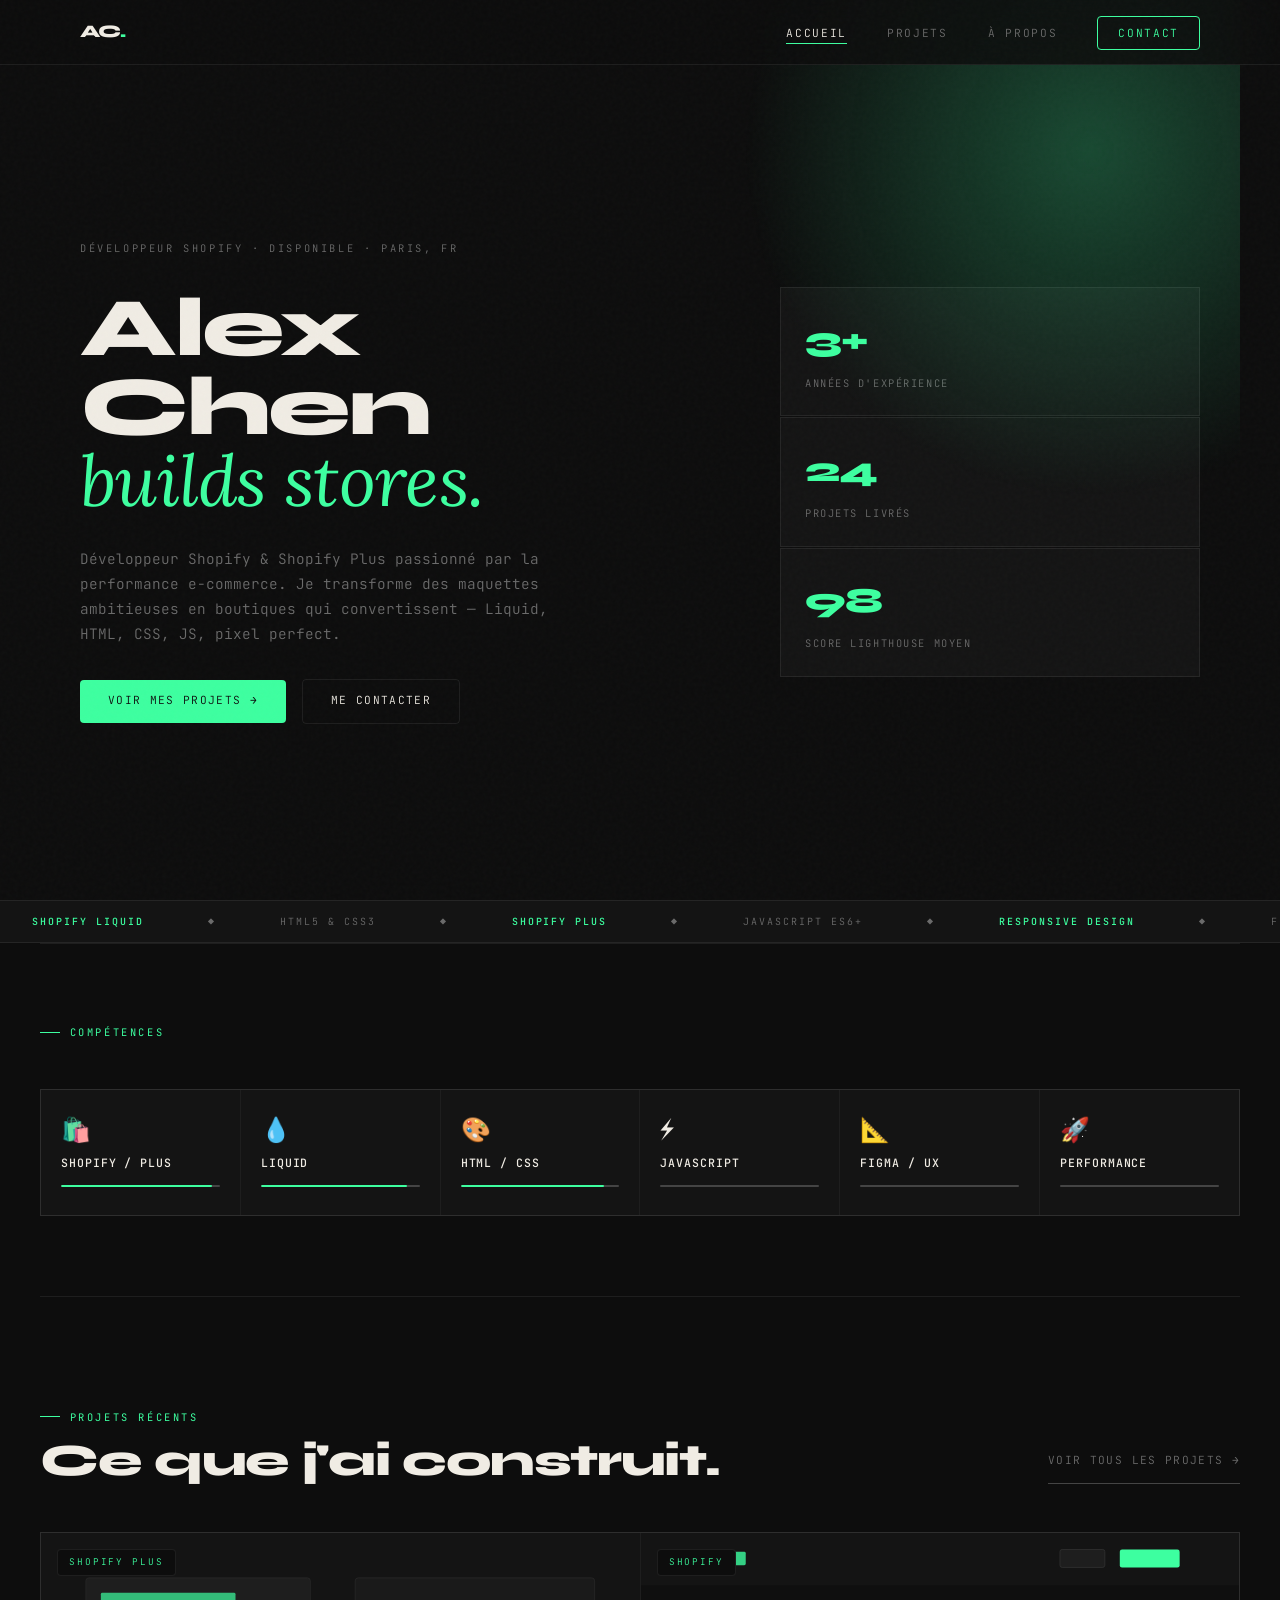
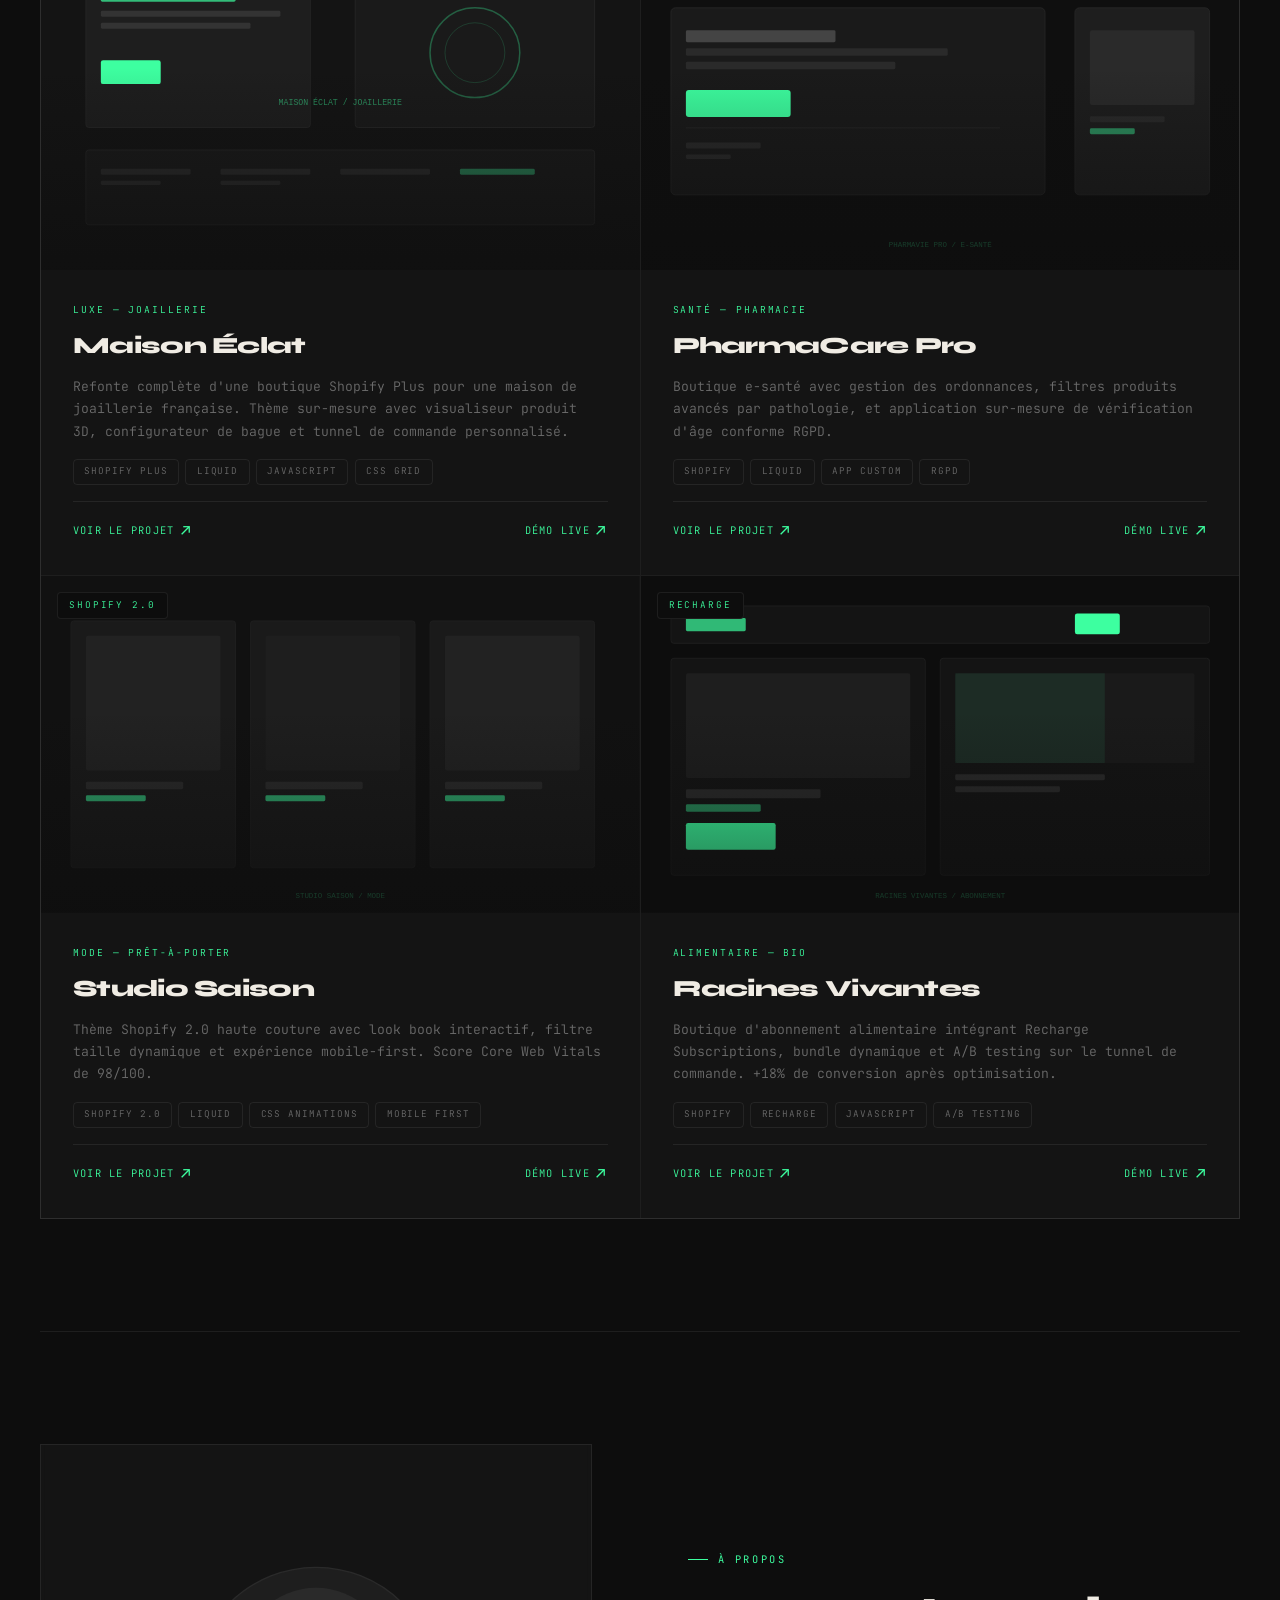
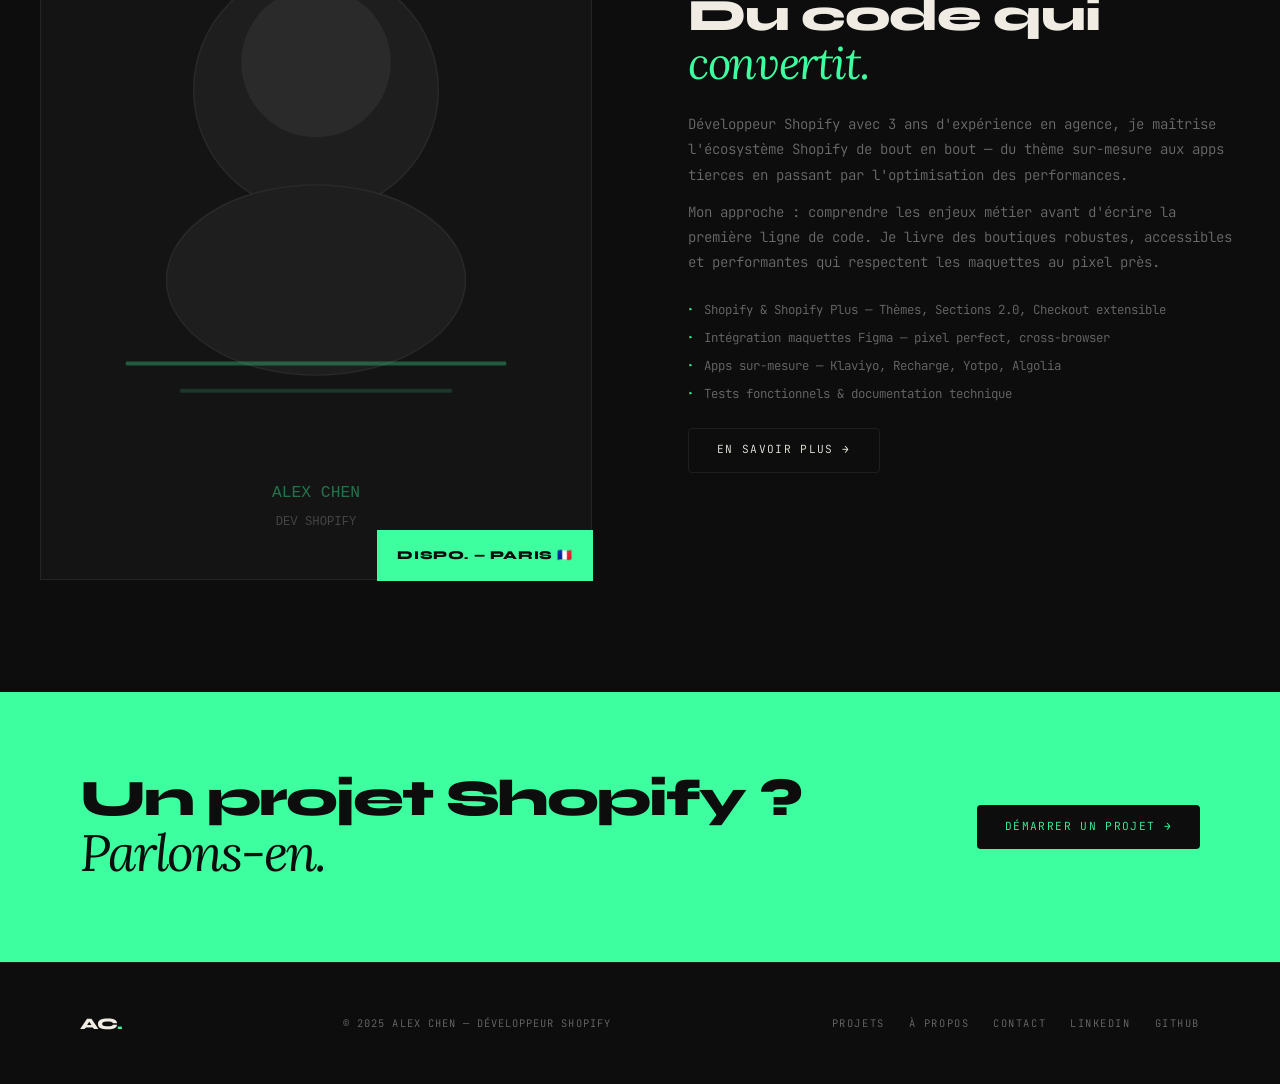
<file: index.html>
<!DOCTYPE html>
<html lang="fr">
<head>
  <meta charset="UTF-8">
  <meta name="viewport" content="width=device-width, initial-scale=1.0">
  <meta name="description" content="Alex Chen — Développeur Shopify. Portfolio de projets e-commerce pour agences, Shopify & Shopify Plus.">
  <title>ABDALLAH CHENAOUI — Développeur Shopify</title>
  <link rel="preconnect" href="https://fonts.googleapis.com">
  <link rel="preconnect" href="https://fonts.gstatic.com" crossorigin>
  <link href="https://fonts.googleapis.com/css2?family=Syne:wght@400;600;700;800&family=JetBrains+Mono:wght@300;400;500&family=Lora:ital,wght@0,400;0,500;1,400&display=swap" rel="stylesheet">
  <link rel="stylesheet" href="css/style.css">
</head>
<body>

  <!-- ── NAVBAR ─────────────────────────────────────────── -->
  <nav class="navbar" role="navigation" aria-label="Navigation principale">
    <div class="navbar__inner">
      <a href="index.html" class="navbar__logo" aria-label="Accueil">AC<span>.</span></a>
      <ul class="navbar__links">
        <li><a href="index.html">Accueil</a></li>
        <li><a href="projects.html">Projets</a></li>
        <li><a href="about.html">À propos</a></li>
        <li><a href="contact.html" class="navbar__cta">Contact</a></li>
      </ul>
      <button class="hamburger" aria-label="Menu mobile" aria-expanded="false">
        <span></span><span></span><span></span>
      </button>
    </div>
  </nav>

  <!-- ── HERO ───────────────────────────────────────────── -->
  <main>
    <section class="hero container" aria-labelledby="hero-title">
      <div class="hero__left">
        <p class="hero__tag">Développeur Shopify · Disponible · Paris, FR</p>
        <h1 class="hero__h1" id="hero-title">
          Alex Chen<br>
          <em>builds stores.</em>
        </h1>
        <p class="hero__sub">
          Développeur Shopify & Shopify Plus passionné par la performance e-commerce.
          Je transforme des maquettes ambitieuses en boutiques qui convertissent — Liquid, HTML, CSS, JS, pixel perfect.
        </p>
        <div class="hero__actions">
          <a href="projects.html" class="btn btn--primary">
            Voir mes projets
            <span aria-hidden="true">→</span>
          </a>
          <a href="contact.html" class="btn btn--outline">Me contacter</a>
        </div>
      </div>

      <div class="hero__right" role="list" aria-label="Statistiques">
        <article class="hero__card" role="listitem">
          <div class="hero__card-num">3+</div>
          <div class="hero__card-label">Années d'expérience</div>
        </article>
        <article class="hero__card" role="listitem">
          <div class="hero__card-num">24</div>
          <div class="hero__card-label">Projets livrés</div>
        </article>
        <article class="hero__card" role="listitem">
          <div class="hero__card-num">98</div>
          <div class="hero__card-label">Score Lighthouse moyen</div>
        </article>
      </div>
    </section>

    <!-- ── TICKER STRIP ────────────────────────────────── -->
    <div class="ticker" aria-hidden="true">
      <div class="ticker__inner">
        <span class="ticker__item ticker__item--accent">Shopify Liquid</span>
        <span class="ticker__item">◆</span>
        <span class="ticker__item">HTML5 &amp; CSS3</span>
        <span class="ticker__item">◆</span>
        <span class="ticker__item ticker__item--accent">Shopify Plus</span>
        <span class="ticker__item">◆</span>
        <span class="ticker__item">JavaScript ES6+</span>
        <span class="ticker__item">◆</span>
        <span class="ticker__item ticker__item--accent">Responsive Design</span>
        <span class="ticker__item">◆</span>
        <span class="ticker__item">Figma → Code</span>
        <span class="ticker__item">◆</span>
        <span class="ticker__item ticker__item--accent">Core Web Vitals</span>
        <span class="ticker__item">◆</span>
        <span class="ticker__item">Klaviyo · Recharge · Yotpo</span>
        <span class="ticker__item">◆</span>
        <!-- duplicate for seamless loop -->
        <span class="ticker__item ticker__item--accent">Shopify Liquid</span>
        <span class="ticker__item">◆</span>
        <span class="ticker__item">HTML5 &amp; CSS3</span>
        <span class="ticker__item">◆</span>
        <span class="ticker__item ticker__item--accent">Shopify Plus</span>
        <span class="ticker__item">◆</span>
        <span class="ticker__item">JavaScript ES6+</span>
        <span class="ticker__item">◆</span>
        <span class="ticker__item ticker__item--accent">Responsive Design</span>
        <span class="ticker__item">◆</span>
        <span class="ticker__item">Figma → Code</span>
        <span class="ticker__item">◆</span>
        <span class="ticker__item ticker__item--accent">Core Web Vitals</span>
        <span class="ticker__item">◆</span>
        <span class="ticker__item">Klaviyo · Recharge · Yotpo</span>
        <span class="ticker__item">◆</span>
      </div>
    </div>

    <!-- ── SKILLS STRIP ────────────────────────────────── -->
    <section class="skills-strip section container" aria-labelledby="skills-title">
      <div class="label reveal">Compétences</div>
      <div class="skills-strip__grid" role="list">

        <article class="skill-box reveal" role="listitem">
          <div class="skill-box__icon" aria-hidden="true">🛍️</div>
          <div class="skill-box__name">Shopify / Plus</div>
          <div class="skill-box__level" aria-label="Niveau 95%">
            <div class="skill-box__bar" style="width:95%"></div>
          </div>
        </article>

        <article class="skill-box reveal" role="listitem">
          <div class="skill-box__icon" aria-hidden="true">💧</div>
          <div class="skill-box__name">Liquid</div>
          <div class="skill-box__level" aria-label="Niveau 92%">
            <div class="skill-box__bar" style="width:92%"></div>
          </div>
        </article>

        <article class="skill-box reveal" role="listitem">
          <div class="skill-box__icon" aria-hidden="true">🎨</div>
          <div class="skill-box__name">HTML / CSS</div>
          <div class="skill-box__level" aria-label="Niveau 90%">
            <div class="skill-box__bar" style="width:90%"></div>
          </div>
        </article>

        <article class="skill-box reveal" role="listitem">
          <div class="skill-box__icon" aria-hidden="true">⚡</div>
          <div class="skill-box__name">JavaScript</div>
          <div class="skill-box__level" aria-label="Niveau 82%">
            <div class="skill-box__bar" style="width:82%"></div>
          </div>
        </article>

        <article class="skill-box reveal" role="listitem">
          <div class="skill-box__icon" aria-hidden="true">📐</div>
          <div class="skill-box__name">Figma / UX</div>
          <div class="skill-box__level" aria-label="Niveau 78%">
            <div class="skill-box__bar" style="width:78%"></div>
          </div>
        </article>

        <article class="skill-box reveal" role="listitem">
          <div class="skill-box__icon" aria-hidden="true">🚀</div>
          <div class="skill-box__name">Performance</div>
          <div class="skill-box__level" aria-label="Niveau 85%">
            <div class="skill-box__bar" style="width:85%"></div>
          </div>
        </article>

      </div>
    </section>

    <!-- ── FEATURED PROJECTS ───────────────────────────── -->
    <section class="section container" aria-labelledby="projects-title">
      <header style="display:flex; justify-content:space-between; align-items:flex-end; margin-bottom:3rem; flex-wrap:wrap; gap:1rem;">
        <div>
          <div class="label reveal">Projets récents</div>
          <h2 id="projects-title" style="font-size:clamp(2rem,3.5vw,3rem); margin-top:0.75rem; letter-spacing:-0.03em;" class="reveal">
            Ce que j'ai construit.
          </h2>
        </div>
        <a href="projects.html" class="btn btn--ghost reveal">Voir tous les projets →</a>
      </header>

      <div class="projects-grid">

        <!-- Project 1 -->
        <article class="project-card reveal">
          <div class="project-card__thumb">
            <svg viewBox="0 0 800 450" xmlns="http://www.w3.org/2000/svg" style="width:100%;height:100%;background:#141414;">
              <rect width="800" height="450" fill="#141414"/>
              <rect x="60" y="60" width="300" height="200" rx="4" fill="#1e1e1e" stroke="#2a2a2a"/>
              <rect x="80" y="80" width="180" height="12" rx="2" fill="#3dffa0" opacity="0.7"/>
              <rect x="80" y="104" width="240" height="8" rx="2" fill="#333"/>
              <rect x="80" y="120" width="200" height="8" rx="2" fill="#333"/>
              <rect x="80" y="170" width="80" height="32" rx="3" fill="#3dffa0"/>
              <rect x="420" y="60" width="320" height="200" rx="4" fill="#1a1a1a" stroke="#2a2a2a"/>
              <circle cx="580" cy="160" r="60" fill="none" stroke="#3dffa0" stroke-width="2" opacity="0.3"/>
              <circle cx="580" cy="160" r="40" fill="none" stroke="#3dffa0" stroke-width="1" opacity="0.2"/>
              <rect x="60" y="290" width="680" height="100" rx="4" fill="#1a1a1a" stroke="#2a2a2a"/>
              <rect x="80" y="315" width="120" height="8" rx="2" fill="#2a2a2a"/>
              <rect x="80" y="331" width="80" height="6" rx="2" fill="#2a2a2a"/>
              <rect x="240" y="315" width="120" height="8" rx="2" fill="#2a2a2a"/>
              <rect x="240" y="331" width="80" height="6" rx="2" fill="#2a2a2a"/>
              <rect x="400" y="315" width="120" height="8" rx="2" fill="#2a2a2a"/>
              <rect x="560" y="315" width="100" height="8" rx="2" fill="#3dffa0" opacity="0.4"/>
              <text x="400" y="230" text-anchor="middle" font-family="monospace" font-size="11" fill="#3dffa0" opacity="0.5">MAISON ÉCLAT / JOAILLERIE</text>
            </svg>
            <div class="project-card__overlay"></div>
            <span class="project-card__badge">Shopify Plus</span>
          </div>
          <div class="project-card__body">
            <div class="project-card__sector">Luxe — Joaillerie</div>
            <h3 class="project-card__title">Maison Éclat</h3>
            <p class="project-card__desc">
              Refonte complète d'une boutique Shopify Plus pour une maison de joaillerie française. Thème sur-mesure avec visualiseur produit 3D, configurateur de bague et tunnel de commande personnalisé.
            </p>
            <div class="tag-list">
              <span class="tag">Shopify Plus</span>
              <span class="tag">Liquid</span>
              <span class="tag">JavaScript</span>
              <span class="tag">CSS Grid</span>
            </div>
            <div class="project-card__footer">
              <a href="project1.html" class="project-card__link">
                Voir le projet <span class="arrow">↗</span>
              </a>
              <a href="#" class="project-card__link" aria-label="Voir la démo">
                Démo live <span class="arrow">↗</span>
              </a>
            </div>
          </div>
        </article>

        <!-- Project 2 -->
        <article class="project-card reveal">
          <div class="project-card__thumb">
            <svg viewBox="0 0 800 450" xmlns="http://www.w3.org/2000/svg" style="width:100%;height:100%;background:#141414;">
              <rect width="800" height="450" fill="#0f0f0f"/>
              <rect x="0" y="0" width="800" height="70" fill="#141414" stroke-bottom="1px solid #2a2a2a"/>
              <rect x="40" y="25" width="100" height="18" rx="2" fill="#3dffa0" opacity="0.8"/>
              <rect x="560" y="22" width="60" height="24" rx="3" fill="#1e1e1e" stroke="#333"/>
              <rect x="640" y="22" width="80" height="24" rx="3" fill="#3dffa0"/>
              <rect x="40" y="100" width="500" height="250" rx="6" fill="#1a1a1a" stroke="#2a2a2a"/>
              <rect x="60" y="130" width="200" height="16" rx="2" fill="#444"/>
              <rect x="60" y="154" width="350" height="10" rx="2" fill="#2a2a2a"/>
              <rect x="60" y="172" width="280" height="10" rx="2" fill="#2a2a2a"/>
              <rect x="60" y="210" width="140" height="36" rx="4" fill="#3dffa0"/>
              <rect x="60" y="260" width="420" height="1" fill="#2a2a2a"/>
              <rect x="60" y="280" width="100" height="8" rx="2" fill="#2a2a2a"/>
              <rect x="60" y="296" width="60" height="6" rx="2" fill="#2a2a2a"/>
              <rect x="580" y="100" width="180" height="250" rx="6" fill="#1e1e1e" stroke="#2a2a2a"/>
              <rect x="600" y="130" width="140" height="100" rx="3" fill="#2a2a2a"/>
              <rect x="600" y="245" width="100" height="8" rx="2" fill="#2a2a2a"/>
              <rect x="600" y="261" width="60" height="8" rx="2" fill="#3dffa0" opacity="0.5"/>
              <text x="400" y="420" text-anchor="middle" font-family="monospace" font-size="10" fill="#3dffa0" opacity="0.4">PHARMAVIE PRO / E-SANTÉ</text>
            </svg>
            <div class="project-card__overlay"></div>
            <span class="project-card__badge">Shopify</span>
          </div>
          <div class="project-card__body">
            <div class="project-card__sector">Santé — Pharmacie</div>
            <h3 class="project-card__title">PharmaCare Pro</h3>
            <p class="project-card__desc">
              Boutique e-santé avec gestion des ordonnances, filtres produits avancés par pathologie, et application sur-mesure de vérification d'âge conforme RGPD.
            </p>
            <div class="tag-list">
              <span class="tag">Shopify</span>
              <span class="tag">Liquid</span>
              <span class="tag">App custom</span>
              <span class="tag">RGPD</span>
            </div>
            <div class="project-card__footer">
              <a href="projects.html" class="project-card__link">
                Voir le projet <span class="arrow">↗</span>
              </a>
              <a href="#" class="project-card__link">Démo live <span class="arrow">↗</span></a>
            </div>
          </div>
        </article>

        <!-- Project 3 -->
        <article class="project-card reveal">
          <div class="project-card__thumb">
            <svg viewBox="0 0 800 450" xmlns="http://www.w3.org/2000/svg" style="width:100%;height:100%;">
              <rect width="800" height="450" fill="#111"/>
              <rect x="40" y="60" width="220" height="330" rx="4" fill="#1a1a1a" stroke="#222"/>
              <rect x="280" y="60" width="220" height="330" rx="4" fill="#1a1a1a" stroke="#222"/>
              <rect x="520" y="60" width="220" height="330" rx="4" fill="#1a1a1a" stroke="#222"/>
              <rect x="60" y="80" width="180" height="180" rx="3" fill="#222"/>
              <rect x="60" y="275" width="130" height="10" rx="2" fill="#2a2a2a"/>
              <rect x="60" y="293" width="80" height="8" rx="2" fill="#3dffa0" opacity="0.6"/>
              <rect x="300" y="80" width="180" height="180" rx="3" fill="#1e1e1e"/>
              <rect x="300" y="275" width="130" height="10" rx="2" fill="#2a2a2a"/>
              <rect x="300" y="293" width="80" height="8" rx="2" fill="#3dffa0" opacity="0.6"/>
              <rect x="540" y="80" width="180" height="180" rx="3" fill="#222"/>
              <rect x="540" y="275" width="130" height="10" rx="2" fill="#2a2a2a"/>
              <rect x="540" y="293" width="80" height="8" rx="2" fill="#3dffa0" opacity="0.6"/>
              <text x="400" y="430" text-anchor="middle" font-family="monospace" font-size="10" fill="#3dffa0" opacity="0.4">STUDIO SAISON / MODE</text>
            </svg>
            <div class="project-card__overlay"></div>
            <span class="project-card__badge">Shopify 2.0</span>
          </div>
          <div class="project-card__body">
            <div class="project-card__sector">Mode — Prêt-à-porter</div>
            <h3 class="project-card__title">Studio Saison</h3>
            <p class="project-card__desc">
              Thème Shopify 2.0 haute couture avec look book interactif, filtre taille dynamique et expérience mobile-first. Score Core Web Vitals de 98/100.
            </p>
            <div class="tag-list">
              <span class="tag">Shopify 2.0</span>
              <span class="tag">Liquid</span>
              <span class="tag">CSS Animations</span>
              <span class="tag">Mobile First</span>
            </div>
            <div class="project-card__footer">
              <a href="projects.html" class="project-card__link">
                Voir le projet <span class="arrow">↗</span>
              </a>
              <a href="#" class="project-card__link">Démo live <span class="arrow">↗</span></a>
            </div>
          </div>
        </article>

        <!-- Project 4 -->
        <article class="project-card reveal">
          <div class="project-card__thumb">
            <svg viewBox="0 0 800 450" xmlns="http://www.w3.org/2000/svg" style="width:100%;height:100%;">
              <rect width="800" height="450" fill="#0d0d0d"/>
              <rect x="40" y="40" width="720" height="50" rx="4" fill="#141414" stroke="#222"/>
              <rect x="60" y="56" width="80" height="18" rx="2" fill="#3dffa0" opacity="0.7"/>
              <rect x="580" y="50" width="60" height="28" rx="3" fill="#3dffa0"/>
              <rect x="40" y="110" width="340" height="290" rx="4" fill="#141414" stroke="#222"/>
              <rect x="60" y="130" width="300" height="140" rx="3" fill="#1e1e1e"/>
              <rect x="60" y="285" width="180" height="12" rx="2" fill="#2a2a2a"/>
              <rect x="60" y="305" width="100" height="10" rx="2" fill="#3dffa0" opacity="0.5"/>
              <rect x="60" y="330" width="120" height="36" rx="3" fill="#3dffa0"/>
              <rect x="400" y="110" width="360" height="290" rx="4" fill="#141414" stroke="#222"/>
              <rect x="420" y="130" width="320" height="120" rx="3" fill="#1a1a1a"/>
              <rect x="420" y="130" width="200" height="120" rx="0" fill="#3dffa0" opacity="0.08"/>
              <rect x="420" y="265" width="200" height="8" rx="2" fill="#2a2a2a"/>
              <rect x="420" y="281" width="140" height="8" rx="2" fill="#2a2a2a"/>
              <text x="400" y="430" text-anchor="middle" font-family="monospace" font-size="10" fill="#3dffa0" opacity="0.4">RACINES VIVANTES / ABONNEMENT</text>
            </svg>
            <div class="project-card__overlay"></div>
            <span class="project-card__badge">Recharge</span>
          </div>
          <div class="project-card__body">
            <div class="project-card__sector">Alimentaire — Bio</div>
            <h3 class="project-card__title">Racines Vivantes</h3>
            <p class="project-card__desc">
              Boutique d'abonnement alimentaire intégrant Recharge Subscriptions, bundle dynamique et A/B testing sur le tunnel de commande. +18% de conversion après optimisation.
            </p>
            <div class="tag-list">
              <span class="tag">Shopify</span>
              <span class="tag">Recharge</span>
              <span class="tag">JavaScript</span>
              <span class="tag">A/B Testing</span>
            </div>
            <div class="project-card__footer">
              <a href="projects.html" class="project-card__link">
                Voir le projet <span class="arrow">↗</span>
              </a>
              <a href="#" class="project-card__link">Démo live <span class="arrow">↗</span></a>
            </div>
          </div>
        </article>

      </div>
    </section>

    <!-- ── ABOUT PREVIEW ───────────────────────────────── -->
    <section class="section container" aria-labelledby="about-preview-title">
      <div class="about-preview">
        <div class="about-preview__visual reveal">
          <div class="about-preview__img-wrap">
            <svg viewBox="0 0 400 540" xmlns="http://www.w3.org/2000/svg" style="width:100%;height:100%;">
              <rect width="400" height="540" fill="#141414"/>
              <circle cx="200" cy="180" r="90" fill="#1e1e1e" stroke="#2a2a2a"/>
              <circle cx="200" cy="160" r="55" fill="#2a2a2a"/>
              <ellipse cx="200" cy="320" rx="110" ry="70" fill="#1e1e1e" stroke="#2a2a2a"/>
              <rect x="60" y="380" width="280" height="3" rx="1" fill="#3dffa0" opacity="0.3"/>
              <rect x="100" y="400" width="200" height="3" rx="1" fill="#3dffa0" opacity="0.15"/>
              <text x="200" y="480" text-anchor="middle" font-family="monospace" font-size="12" fill="#3dffa0" opacity="0.4">ALEX CHEN</text>
              <text x="200" y="500" text-anchor="middle" font-family="monospace" font-size="9" fill="#444">DEV SHOPIFY</text>
            </svg>
          </div>
          <div class="about-preview__badge">Dispo. — Paris 🇫🇷</div>
        </div>
        <div class="about-preview__text">
          <div class="label reveal">À propos</div>
          <h2 class="about-preview__heading reveal" id="about-preview-title">
            Du code qui<br><em>convertit.</em>
          </h2>
          <div class="about-preview__body reveal">
            <p>Développeur Shopify avec 3 ans d'expérience en agence, je maîtrise l'écosystème Shopify de bout en bout — du thème sur-mesure aux apps tierces en passant par l'optimisation des performances.</p>
            <p>Mon approche : comprendre les enjeux métier avant d'écrire la première ligne de code. Je livre des boutiques robustes, accessibles et performantes qui respectent les maquettes au pixel près.</p>
          </div>
          <ul class="about-preview__list reveal">
            <li>Shopify & Shopify Plus — Thèmes, Sections 2.0, Checkout extensible</li>
            <li>Intégration maquettes Figma — pixel perfect, cross-browser</li>
            <li>Apps sur-mesure — Klaviyo, Recharge, Yotpo, Algolia</li>
            <li>Tests fonctionnels & documentation technique</li>
          </ul>
          <div class="reveal">
            <a href="about.html" class="btn btn--outline">En savoir plus →</a>
          </div>
        </div>
      </div>
    </section>

    <!-- ── CTA BAND ────────────────────────────────────── -->
    <section class="cta-band" aria-label="Appel à l'action">
      <div class="cta-band__inner container">
        <h2 class="cta-band__heading">
          Un projet Shopify ?<br>
          <em>Parlons-en.</em>
        </h2>
        <a href="contact.html" class="btn btn--dark">
          Démarrer un projet →
        </a>
      </div>
    </section>
  </main>

  <!-- ── FOOTER ─────────────────────────────────────────── -->
  <footer>
    <div class="footer__inner container">
      <span class="footer__logo">AC<span>.</span></span>
      <span class="footer__copy">© 2025 Alex Chen — Développeur Shopify</span>
      <nav class="footer__links" aria-label="Liens footer">
        <a href="projects.html">Projets</a>
        <a href="about.html">À propos</a>
        <a href="contact.html">Contact</a>
        <a href="#" aria-label="LinkedIn">LinkedIn</a>
        <a href="#" aria-label="GitHub">GitHub</a>
      </nav>
    </div>
  </footer>

  <script src="js/script.js"></script>
</body>
</html>
</file>
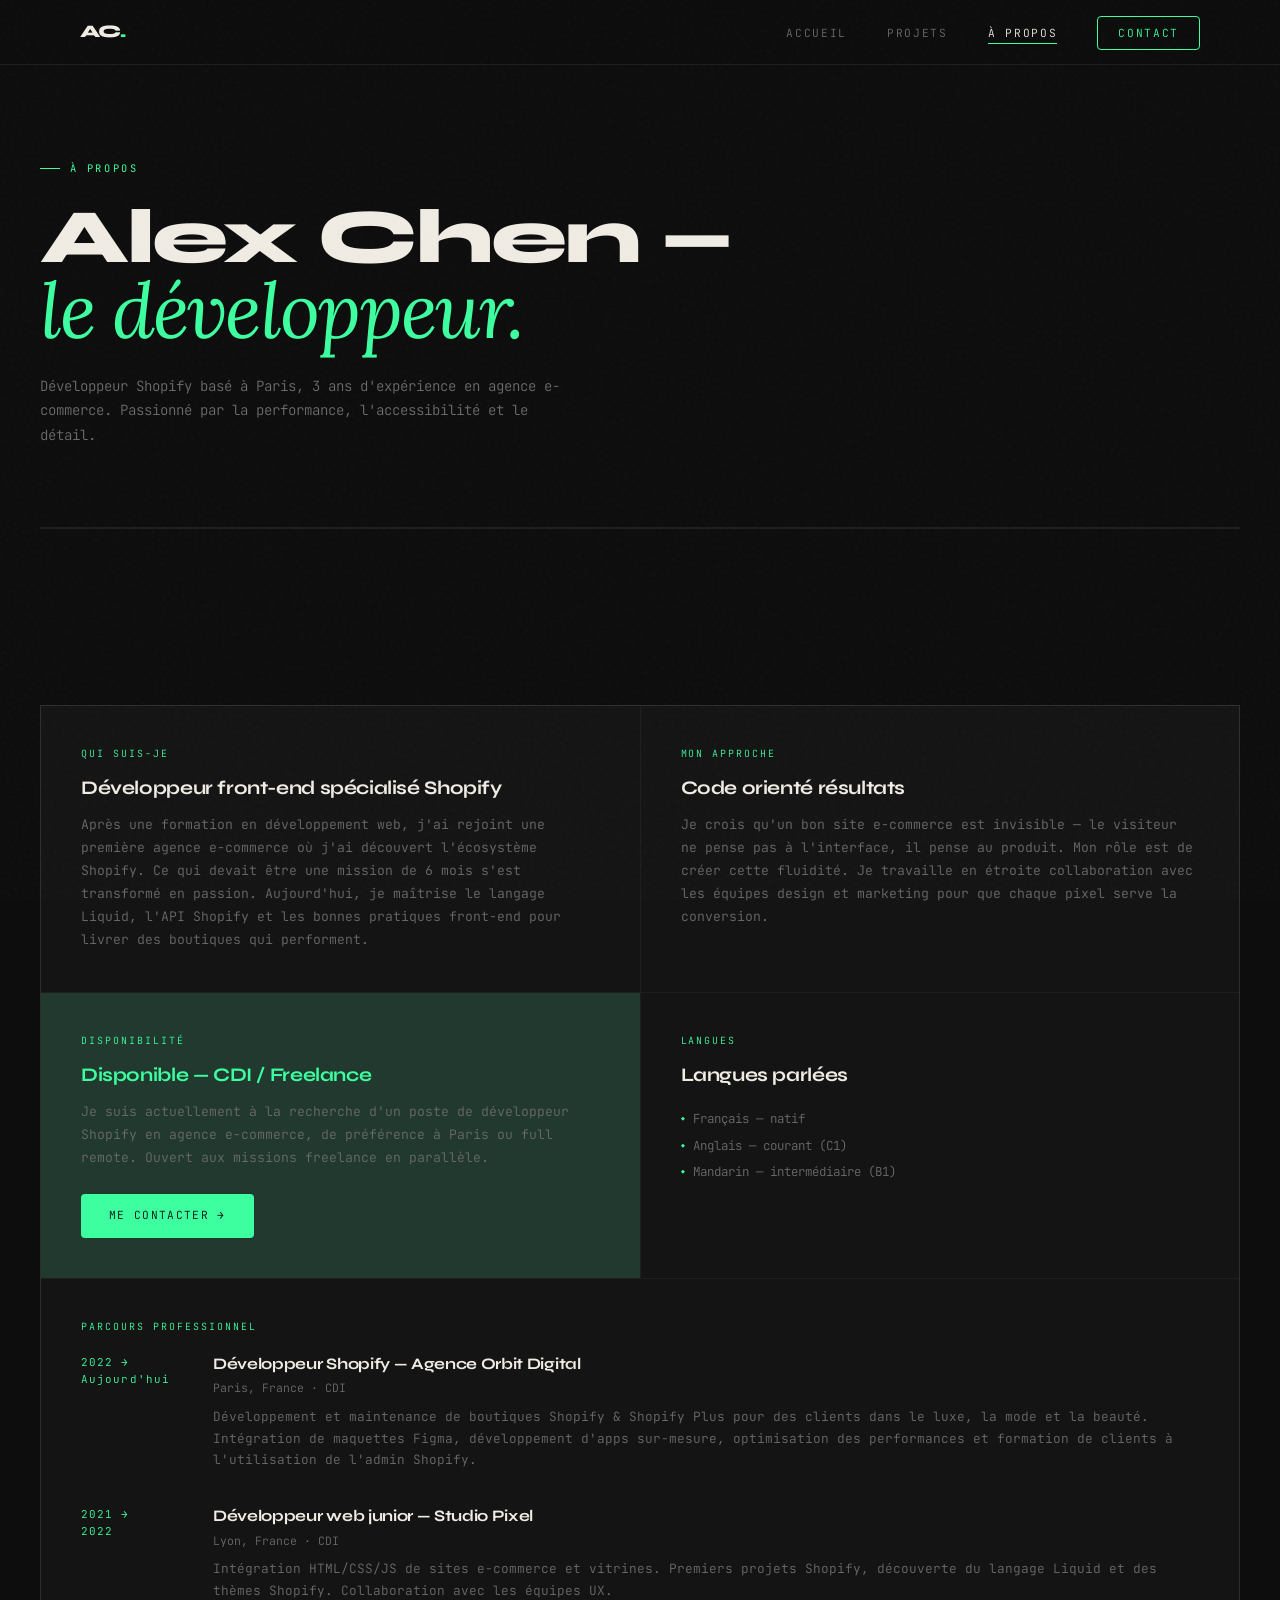
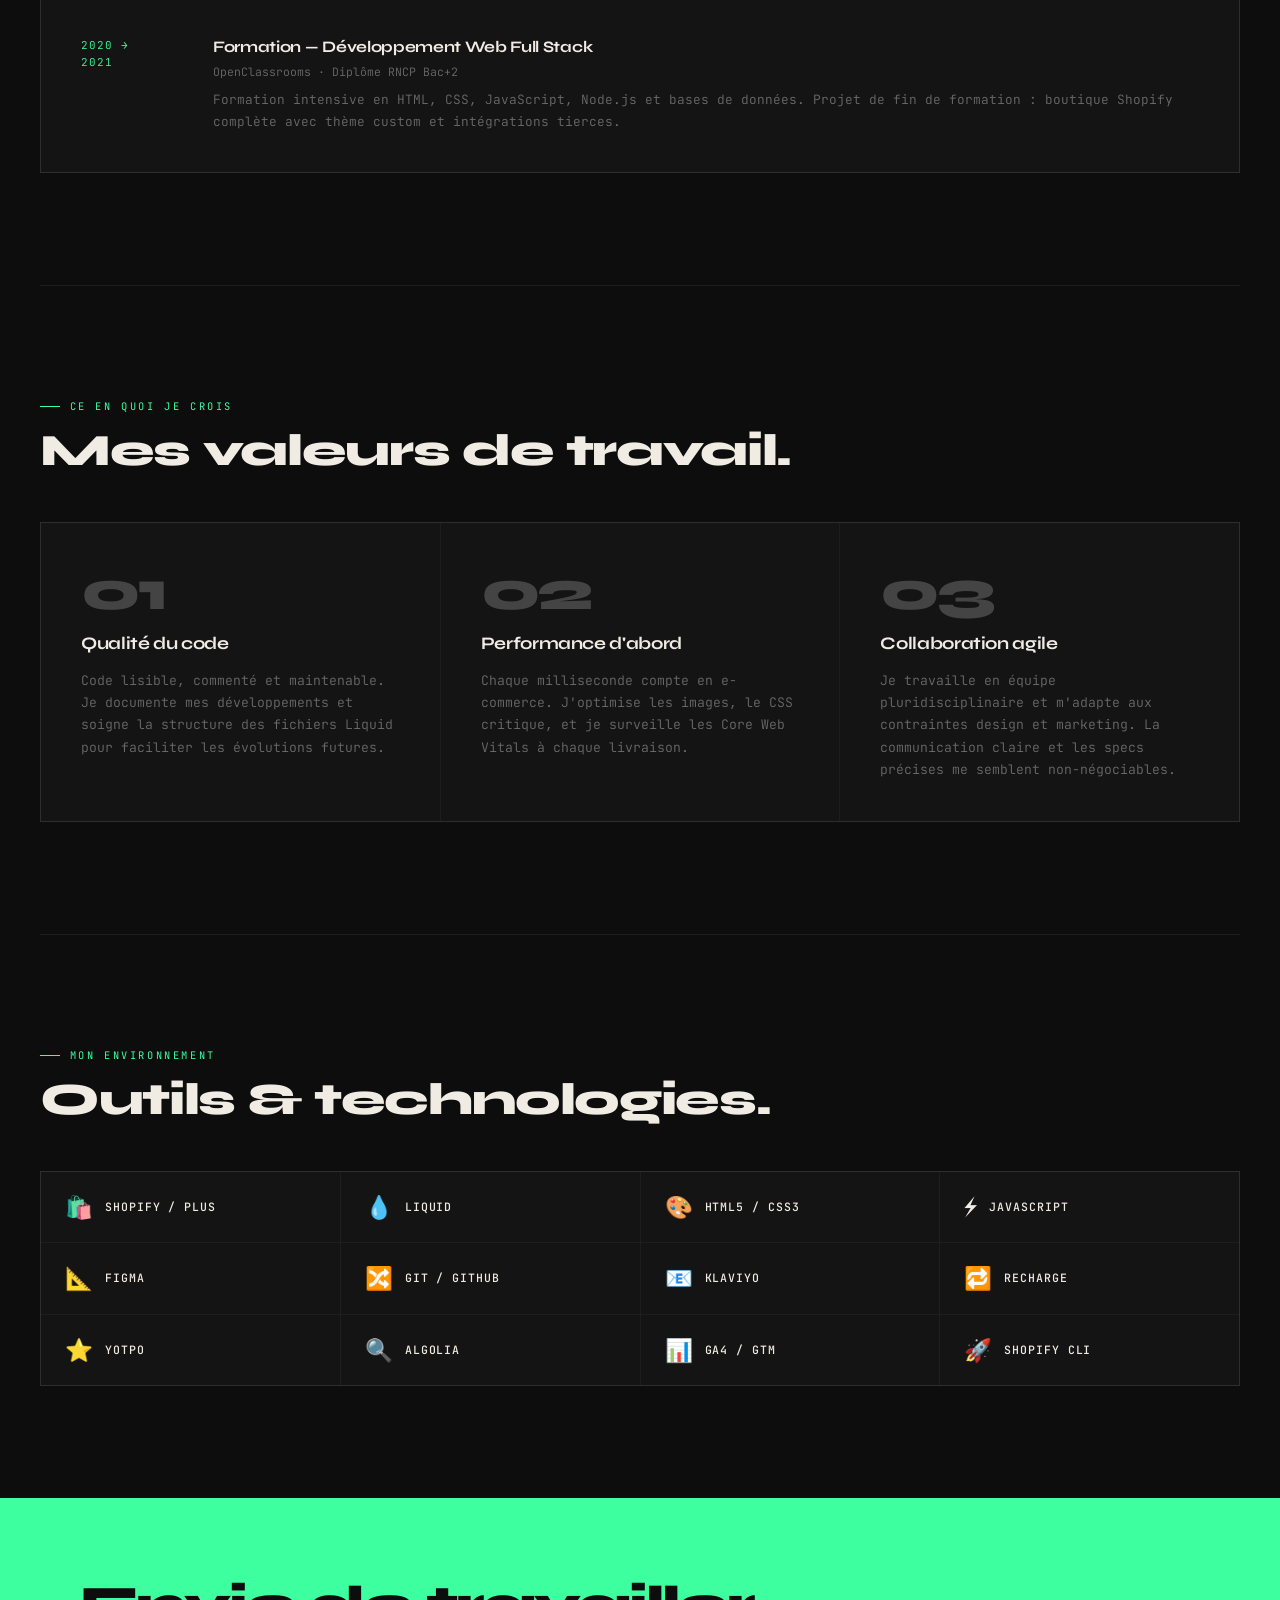
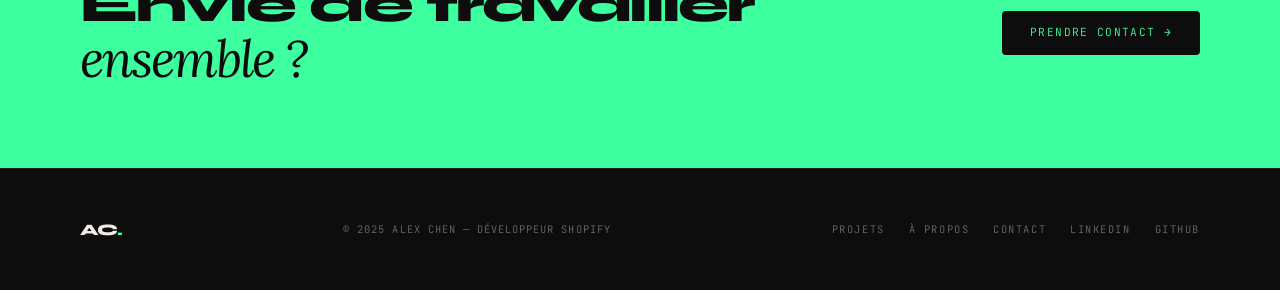
<file: about.html>
<!DOCTYPE html>
<html lang="fr">
<head>
  <meta charset="UTF-8">
  <meta name="viewport" content="width=device-width, initial-scale=1.0">
  <meta name="description" content="À propos d'Alex Chen — Développeur Shopify basé à Paris. Parcours, compétences et valeurs.">
  <title>À propos — Alex Chen</title>
  <link rel="preconnect" href="https://fonts.googleapis.com">
  <link rel="preconnect" href="https://fonts.gstatic.com" crossorigin>
  <link href="https://fonts.googleapis.com/css2?family=Syne:wght@400;600;700;800&family=JetBrains+Mono:wght@300;400;500&family=Lora:ital,wght@0,400;0,500;1,400&display=swap" rel="stylesheet">
  <link rel="stylesheet" href="css/style.css">
  <style>
    .values-grid {
      display: grid;
      grid-template-columns: repeat(3, 1fr);
      gap: 1px;
      background: var(--border);
      border: 1px solid var(--border);
      margin-top: 3rem;
    }
    .value-card {
      background: var(--surface);
      padding: 2.5rem;
      display: flex;
      flex-direction: column;
      gap: 1rem;
      transition: background var(--transition);
    }
    .value-card:hover { background: var(--surface2); }
    .value-card__num {
      font-family: var(--ff-head);
      font-size: 3.5rem;
      font-weight: 800;
      color: var(--muted2);
      letter-spacing: -0.06em;
      line-height: 1;
      transition: color var(--transition);
    }
    .value-card:hover .value-card__num { color: var(--em); }
    .value-card__title {
      font-family: var(--ff-head);
      font-size: 1.1rem;
      font-weight: 700;
      letter-spacing: -0.02em;
    }
    .value-card__desc {
      font-size: 0.82rem;
      line-height: 1.7;
      color: var(--muted);
    }
    .tools-grid {
      display: grid;
      grid-template-columns: repeat(4, 1fr);
      gap: 1px;
      background: var(--border);
      border: 1px solid var(--border);
      margin-top: 3rem;
    }
    .tool-item {
      background: var(--surface);
      padding: 1.5rem;
      display: flex;
      align-items: center;
      gap: 0.75rem;
      transition: background var(--transition);
    }
    .tool-item:hover { background: var(--em-dim); }
    .tool-item__icon { font-size: 1.4rem; line-height: 1; }
    .tool-item__name {
      font-size: 0.72rem;
      letter-spacing: 0.08em;
      text-transform: uppercase;
      font-weight: 500;
      color: var(--text);
    }
    @media (max-width: 768px) {
      .values-grid { grid-template-columns: 1fr; }
      .tools-grid { grid-template-columns: repeat(2, 1fr); }
    }
  </style>
</head>
<body>

  <nav class="navbar" role="navigation" aria-label="Navigation principale">
    <div class="navbar__inner">
      <a href="index.html" class="navbar__logo">AC<span>.</span></a>
      <ul class="navbar__links">
        <li><a href="index.html">Accueil</a></li>
        <li><a href="projects.html">Projets</a></li>
        <li><a href="about.html">À propos</a></li>
        <li><a href="contact.html" class="navbar__cta">Contact</a></li>
      </ul>
      <button class="hamburger" aria-label="Menu mobile">
        <span></span><span></span><span></span>
      </button>
    </div>
  </nav>

  <main>
    <header class="page-header container">
      <div class="label reveal">À propos</div>
      <h1 class="page-header__heading reveal">
        Alex Chen —<br><em>le développeur.</em>
      </h1>
      <p class="page-header__sub reveal">
        Développeur Shopify basé à Paris, 3 ans d'expérience en agence e-commerce. Passionné par la performance, l'accessibilité et le détail.
      </p>
    </header>

    <!-- ABOUT GRID -->
    <section class="section container" aria-label="Présentation">
      <div class="about-grid">

        <!-- Intro -->
        <div class="about-cell reveal">
          <div class="about-cell__label">Qui suis-je</div>
          <h2 class="about-cell__title">Développeur front-end spécialisé Shopify</h2>
          <p class="about-cell__body">
            Après une formation en développement web, j'ai rejoint une première agence e-commerce où j'ai découvert
            l'écosystème Shopify. Ce qui devait être une mission de 6 mois s'est transformé en passion.
            Aujourd'hui, je maîtrise le langage Liquid, l'API Shopify et les bonnes pratiques front-end
            pour livrer des boutiques qui performent.
          </p>
        </div>

        <!-- Approach -->
        <div class="about-cell reveal">
          <div class="about-cell__label">Mon approche</div>
          <h2 class="about-cell__title">Code orienté résultats</h2>
          <p class="about-cell__body">
            Je crois qu'un bon site e-commerce est invisible — le visiteur ne pense pas à l'interface,
            il pense au produit. Mon rôle est de créer cette fluidité. Je travaille en étroite collaboration
            avec les équipes design et marketing pour que chaque pixel serve la conversion.
          </p>
        </div>

        <!-- Availability -->
        <div class="about-cell reveal" style="background: var(--em-dim); border-color: var(--em);">
          <div class="about-cell__label" style="color:var(--em)">Disponibilité</div>
          <h2 class="about-cell__title" style="color:var(--em)">Disponible — CDI / Freelance</h2>
          <p class="about-cell__body">
            Je suis actuellement à la recherche d'un poste de développeur Shopify en agence e-commerce,
            de préférence à Paris ou full remote. Ouvert aux missions freelance en parallèle.
          </p>
          <a href="contact.html" class="btn btn--primary" style="align-self:flex-start; margin-top:0.5rem;">
            Me contacter →
          </a>
        </div>

        <!-- Languages -->
        <div class="about-cell reveal">
          <div class="about-cell__label">Langues</div>
          <h2 class="about-cell__title">Langues parlées</h2>
          <ul class="detail-sidebar__list" style="margin-top:0.5rem;">
            <li>Français — natif</li>
            <li>Anglais — courant (C1)</li>
            <li>Mandarin — intermédiaire (B1)</li>
          </ul>
        </div>

        <!-- Experience (full width) -->
        <div class="about-cell about-cell--wide reveal">
          <div class="about-cell__label">Parcours professionnel</div>
          <div class="timeline">

            <div class="timeline-item">
              <div class="timeline-item__date">2022 →<br>Aujourd'hui</div>
              <div>
                <div class="timeline-item__title">Développeur Shopify — Agence Orbit Digital</div>
                <div class="timeline-item__company">Paris, France · CDI</div>
                <p class="timeline-item__desc">
                  Développement et maintenance de boutiques Shopify & Shopify Plus pour des clients dans le luxe,
                  la mode et la beauté. Intégration de maquettes Figma, développement d'apps sur-mesure,
                  optimisation des performances et formation de clients à l'utilisation de l'admin Shopify.
                </p>
              </div>
            </div>

            <div class="timeline-item">
              <div class="timeline-item__date">2021 →<br>2022</div>
              <div>
                <div class="timeline-item__title">Développeur web junior — Studio Pixel</div>
                <div class="timeline-item__company">Lyon, France · CDI</div>
                <p class="timeline-item__desc">
                  Intégration HTML/CSS/JS de sites e-commerce et vitrines. Premiers projets Shopify,
                  découverte du langage Liquid et des thèmes Shopify. Collaboration avec les équipes UX.
                </p>
              </div>
            </div>

            <div class="timeline-item">
              <div class="timeline-item__date">2020 →<br>2021</div>
              <div>
                <div class="timeline-item__title">Formation — Développement Web Full Stack</div>
                <div class="timeline-item__company">OpenClassrooms · Diplôme RNCP Bac+2</div>
                <p class="timeline-item__desc">
                  Formation intensive en HTML, CSS, JavaScript, Node.js et bases de données. Projet de fin de
                  formation : boutique Shopify complète avec thème custom et intégrations tierces.
                </p>
              </div>
            </div>

          </div>
        </div>

      </div>
    </section>

    <!-- VALUES -->
    <section class="section container" aria-labelledby="values-title">
      <div class="label reveal">Ce en quoi je crois</div>
      <h2 id="values-title" style="font-size:clamp(2rem,3.5vw,3rem); margin-top:0.75rem; letter-spacing:-0.03em;" class="reveal">
        Mes valeurs de travail.
      </h2>

      <div class="values-grid">
        <div class="value-card reveal">
          <div class="value-card__num">01</div>
          <h3 class="value-card__title">Qualité du code</h3>
          <p class="value-card__desc">Code lisible, commenté et maintenable. Je documente mes développements et soigne la structure des fichiers Liquid pour faciliter les évolutions futures.</p>
        </div>
        <div class="value-card reveal">
          <div class="value-card__num">02</div>
          <h3 class="value-card__title">Performance d'abord</h3>
          <p class="value-card__desc">Chaque milliseconde compte en e-commerce. J'optimise les images, le CSS critique, et je surveille les Core Web Vitals à chaque livraison.</p>
        </div>
        <div class="value-card reveal">
          <div class="value-card__num">03</div>
          <h3 class="value-card__title">Collaboration agile</h3>
          <p class="value-card__desc">Je travaille en équipe pluridisciplinaire et m'adapte aux contraintes design et marketing. La communication claire et les specs précises me semblent non-négociables.</p>
        </div>
      </div>
    </section>

    <!-- TOOLS -->
    <section class="section container" aria-labelledby="tools-title">
      <div class="label reveal">Mon environnement</div>
      <h2 id="tools-title" style="font-size:clamp(2rem,3.5vw,3rem); margin-top:0.75rem; letter-spacing:-0.03em;" class="reveal">
        Outils & technologies.
      </h2>

      <div class="tools-grid">
        <div class="tool-item reveal"><div class="tool-item__icon">🛍️</div><div class="tool-item__name">Shopify / Plus</div></div>
        <div class="tool-item reveal"><div class="tool-item__icon">💧</div><div class="tool-item__name">Liquid</div></div>
        <div class="tool-item reveal"><div class="tool-item__icon">🎨</div><div class="tool-item__name">HTML5 / CSS3</div></div>
        <div class="tool-item reveal"><div class="tool-item__icon">⚡</div><div class="tool-item__name">JavaScript</div></div>
        <div class="tool-item reveal"><div class="tool-item__icon">📐</div><div class="tool-item__name">Figma</div></div>
        <div class="tool-item reveal"><div class="tool-item__icon">🔀</div><div class="tool-item__name">Git / GitHub</div></div>
        <div class="tool-item reveal"><div class="tool-item__icon">📧</div><div class="tool-item__name">Klaviyo</div></div>
        <div class="tool-item reveal"><div class="tool-item__icon">🔁</div><div class="tool-item__name">Recharge</div></div>
        <div class="tool-item reveal"><div class="tool-item__icon">⭐</div><div class="tool-item__name">Yotpo</div></div>
        <div class="tool-item reveal"><div class="tool-item__icon">🔍</div><div class="tool-item__name">Algolia</div></div>
        <div class="tool-item reveal"><div class="tool-item__icon">📊</div><div class="tool-item__name">GA4 / GTM</div></div>
        <div class="tool-item reveal"><div class="tool-item__icon">🚀</div><div class="tool-item__name">Shopify CLI</div></div>
      </div>
    </section>

    <!-- CTA -->
    <section class="cta-band" aria-label="Appel à l'action">
      <div class="cta-band__inner container">
        <h2 class="cta-band__heading">
          Envie de travailler<br><em>ensemble ?</em>
        </h2>
        <a href="contact.html" class="btn btn--dark">Prendre contact →</a>
      </div>
    </section>
  </main>

  <footer>
    <div class="footer__inner container">
      <span class="footer__logo">AC<span>.</span></span>
      <span class="footer__copy">© 2025 Alex Chen — Développeur Shopify</span>
      <nav class="footer__links" aria-label="Liens footer">
        <a href="projects.html">Projets</a>
        <a href="about.html">À propos</a>
        <a href="contact.html">Contact</a>
        <a href="#" aria-label="LinkedIn">LinkedIn</a>
        <a href="#" aria-label="GitHub">GitHub</a>
      </nav>
    </div>
  </footer>

  <script src="js/script.js"></script>
</body>
</html>
</file>
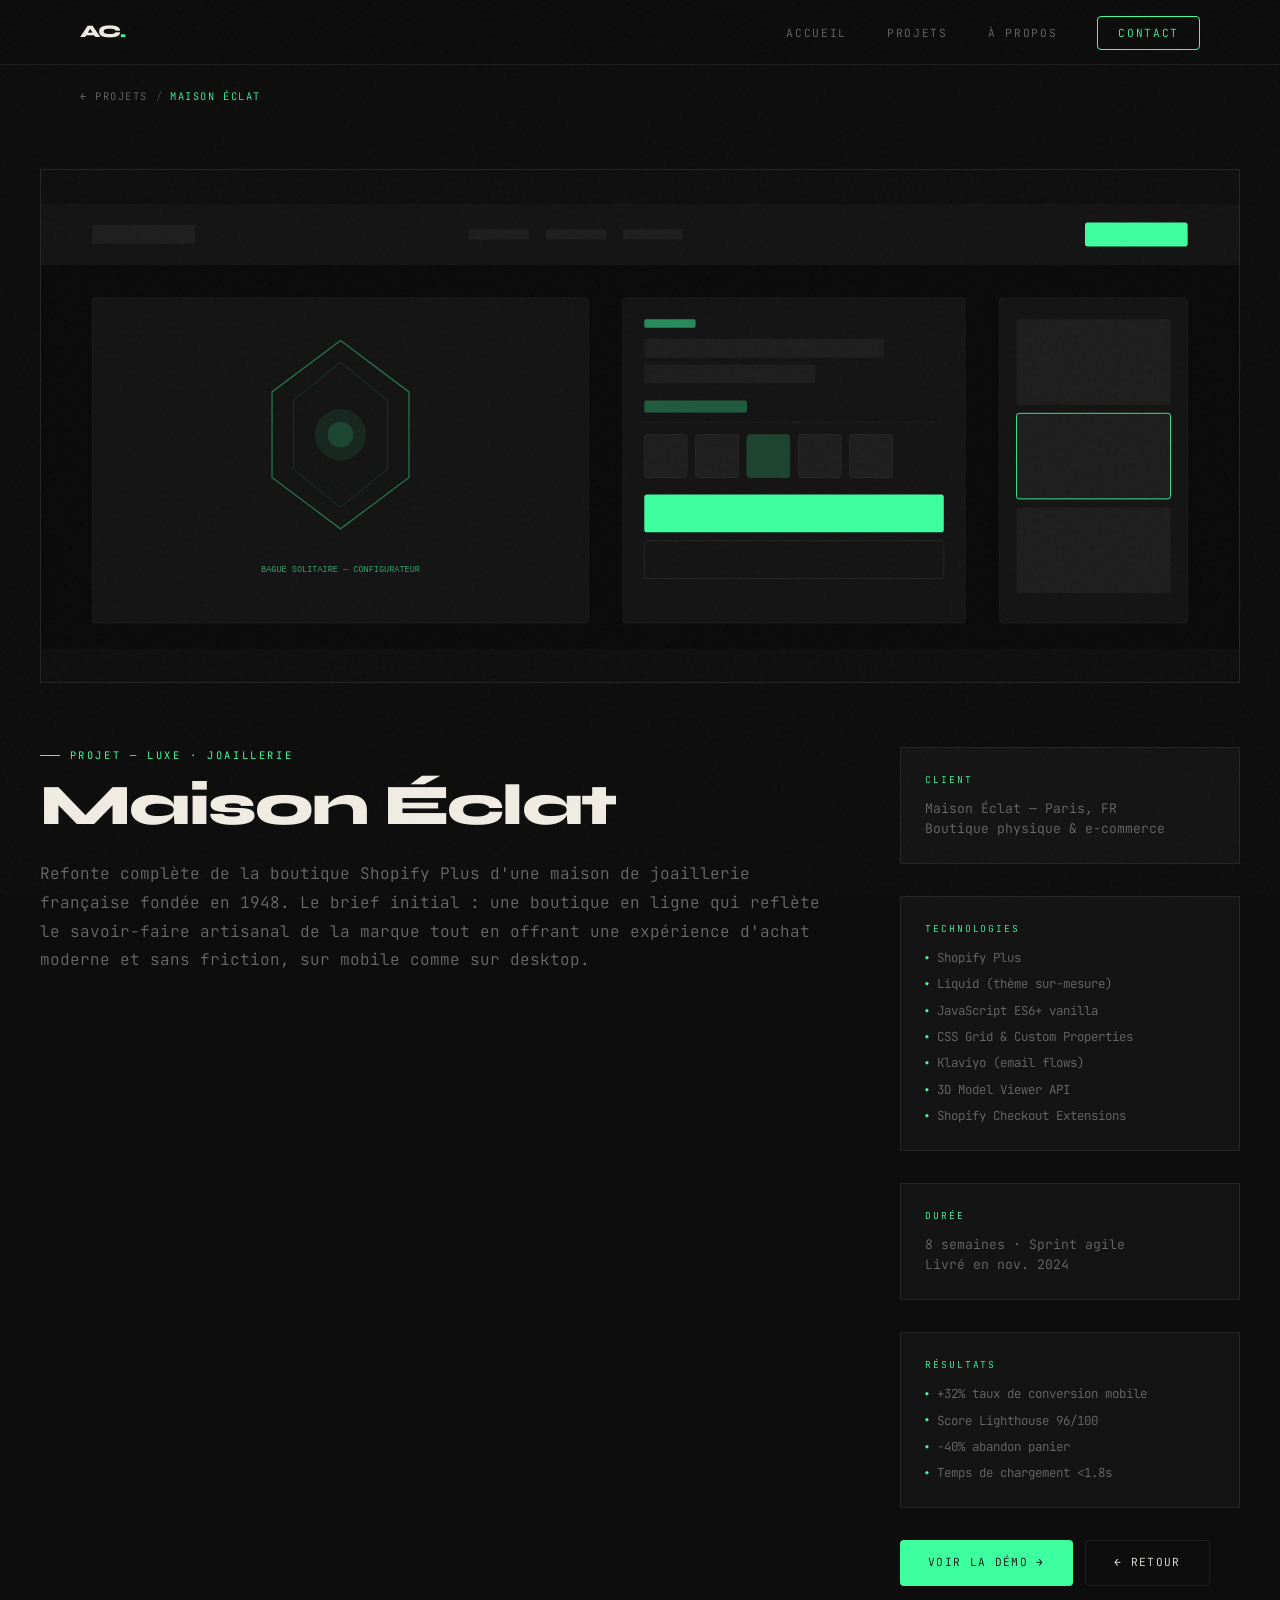
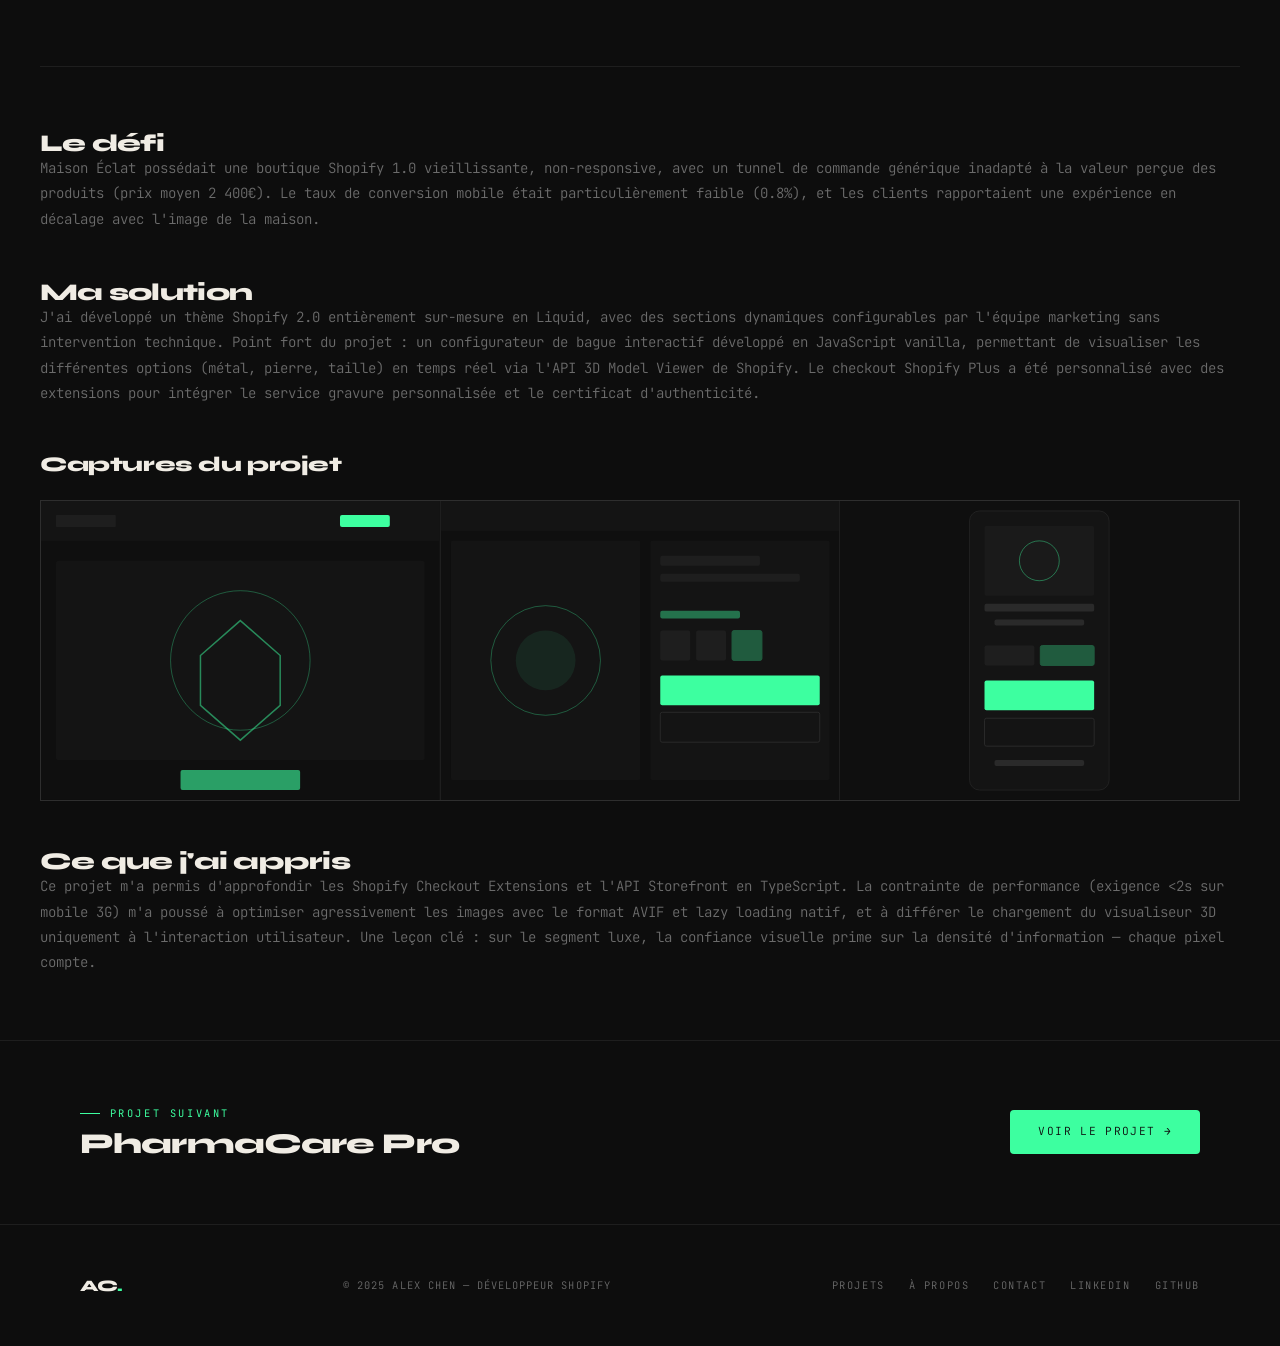
<file: project1.html>
<!DOCTYPE html>
<html lang="fr">
<head>
  <meta charset="UTF-8">
  <meta name="viewport" content="width=device-width, initial-scale=1.0">
  <meta name="description" content="Maison Éclat — Projet Shopify Plus. Refonte complète d'une boutique de joaillerie luxe.">
  <title>Maison Éclat — Alex Chen</title>
  <link rel="preconnect" href="https://fonts.googleapis.com">
  <link rel="preconnect" href="https://fonts.gstatic.com" crossorigin>
  <link href="https://fonts.googleapis.com/css2?family=Syne:wght@400;600;700;800&family=JetBrains+Mono:wght@300;400;500&family=Lora:ital,wght@0,400;0,500;1,400&display=swap" rel="stylesheet">
  <link rel="stylesheet" href="css/style.css">
</head>
<body>

  <nav class="navbar" role="navigation" aria-label="Navigation principale">
    <div class="navbar__inner">
      <a href="index.html" class="navbar__logo">AC<span>.</span></a>
      <ul class="navbar__links">
        <li><a href="index.html">Accueil</a></li>
        <li><a href="projects.html">Projets</a></li>
        <li><a href="about.html">À propos</a></li>
        <li><a href="contact.html" class="navbar__cta">Contact</a></li>
      </ul>
      <button class="hamburger" aria-label="Menu mobile">
        <span></span><span></span><span></span>
      </button>
    </div>
  </nav>

  <main>
    <!-- BREADCRUMB -->
    <div class="container" style="padding-top:5.5rem; padding-bottom:0;">
      <nav aria-label="Fil d'Ariane" style="display:flex; align-items:center; gap:0.5rem;">
        <a href="projects.html" style="font-family:var(--ff-mono); font-size:0.65rem; letter-spacing:0.15em; text-transform:uppercase; color:var(--muted); transition:color 0.3s;" onmouseover="this.style.color='var(--em)'" onmouseout="this.style.color='var(--muted)'">
          ← Projets
        </a>
        <span style="color:var(--muted2); font-size:0.65rem;">/</span>
        <span style="font-family:var(--ff-mono); font-size:0.65rem; letter-spacing:0.15em; text-transform:uppercase; color:var(--em);">Maison Éclat</span>
      </nav>
    </div>

    <article class="project-detail container">

      <!-- HERO IMAGE -->
      <div class="project-detail__hero reveal">
        <svg viewBox="0 0 1400 520" xmlns="http://www.w3.org/2000/svg" style="width:100%;height:100%;background:#0f0f0f;" aria-label="Capture d'écran du projet Maison Éclat">
          <rect width="1400" height="520" fill="#0a0a0a"/>
          <!-- Nav -->
          <rect x="0" y="0" width="1400" height="72" fill="#141414"/>
          <rect x="60" y="25" width="120" height="22" rx="2" fill="#1e1e1e"/>
          <rect x="500" y="30" width="70" height="12" rx="2" fill="#1e1e1e"/>
          <rect x="590" y="30" width="70" height="12" rx="2" fill="#1e1e1e"/>
          <rect x="680" y="30" width="70" height="12" rx="2" fill="#1e1e1e"/>
          <rect x="1220" y="22" width="120" height="28" rx="3" fill="#3dffa0"/>
          <!-- Hero Section -->
          <rect x="60" y="110" width="580" height="380" rx="4" fill="#141414" stroke="#1e1e1e"/>
          <!-- Geometric jewel shape -->
          <polygon points="350,160 430,220 430,320 350,380 270,320 270,220" fill="none" stroke="#3dffa0" stroke-width="1.5" opacity="0.4"/>
          <polygon points="350,185 405,230 405,310 350,355 295,310 295,230" fill="none" stroke="#3dffa0" stroke-width="0.8" opacity="0.2"/>
          <circle cx="350" cy="270" r="30" fill="#3dffa0" opacity="0.08"/>
          <circle cx="350" cy="270" r="15" fill="#3dffa0" opacity="0.15"/>
          <text x="350" y="430" text-anchor="middle" font-family="monospace" font-size="10" fill="#3dffa0" opacity="0.6">BAGUE SOLITAIRE — CONFIGURATEUR</text>
          <!-- Product Detail Panel -->
          <rect x="680" y="110" width="400" height="380" rx="4" fill="#141414" stroke="#1e1e1e"/>
          <rect x="705" y="135" width="60" height="10" rx="2" fill="#3dffa0" opacity="0.5"/>
          <rect x="705" y="158" width="280" height="22" rx="2" fill="#1e1e1e"/>
          <rect x="705" y="188" width="200" height="22" rx="2" fill="#1e1e1e"/>
          <rect x="705" y="230" width="120" height="14" rx="2" fill="#3dffa0" opacity="0.3"/>
          <rect x="705" y="255" width="350" height="1" fill="#1e1e1e"/>
          <!-- Size selector -->
          <rect x="705" y="270" width="50" height="50" rx="3" fill="#1e1e1e" stroke="#2a2a2a"/>
          <rect x="765" y="270" width="50" height="50" rx="3" fill="#1e1e1e" stroke="#2a2a2a"/>
          <rect x="825" y="270" width="50" height="50" rx="3" fill="#3dffa0" opacity="0.2" stroke="#3dffa0"/>
          <rect x="885" y="270" width="50" height="50" rx="3" fill="#1e1e1e" stroke="#2a2a2a"/>
          <rect x="945" y="270" width="50" height="50" rx="3" fill="#1e1e1e" stroke="#2a2a2a"/>
          <rect x="705" y="340" width="350" height="44" rx="3" fill="#3dffa0"/>
          <rect x="705" y="394" width="350" height="44" rx="3" fill="none" stroke="#2a2a2a"/>
          <!-- Nav thumbnails -->
          <rect x="1120" y="110" width="220" height="380" rx="4" fill="#141414" stroke="#1e1e1e"/>
          <rect x="1140" y="135" width="180" height="100" rx="3" fill="#1e1e1e"/>
          <rect x="1140" y="245" width="180" height="100" rx="3" fill="#1e1e1e" stroke="#3dffa0"/>
          <rect x="1140" y="355" width="180" height="100" rx="3" fill="#1e1e1e"/>
        </svg>
      </div>

      <!-- META + DESCRIPTION -->
      <div class="project-detail__meta">
        <div>
          <div class="label reveal">Projet — Luxe · Joaillerie</div>
          <h1 class="project-detail__heading reveal">Maison Éclat</h1>
          <p class="project-detail__intro reveal">
            Refonte complète de la boutique Shopify Plus d'une maison de joaillerie française fondée en 1948.
            Le brief initial : une boutique en ligne qui reflète le savoir-faire artisanal de la marque tout en offrant
            une expérience d'achat moderne et sans friction, sur mobile comme sur desktop.
          </p>
        </div>

        <aside class="detail-sidebar">

          <div class="detail-sidebar__block reveal">
            <div class="detail-sidebar__label">Client</div>
            <div class="detail-sidebar__value">Maison Éclat — Paris, FR<br>Boutique physique & e-commerce</div>
          </div>

          <div class="detail-sidebar__block reveal">
            <div class="detail-sidebar__label">Technologies</div>
            <ul class="detail-sidebar__list">
              <li>Shopify Plus</li>
              <li>Liquid (thème sur-mesure)</li>
              <li>JavaScript ES6+ vanilla</li>
              <li>CSS Grid & Custom Properties</li>
              <li>Klaviyo (email flows)</li>
              <li>3D Model Viewer API</li>
              <li>Shopify Checkout Extensions</li>
            </ul>
          </div>

          <div class="detail-sidebar__block reveal">
            <div class="detail-sidebar__label">Durée</div>
            <div class="detail-sidebar__value">8 semaines · Sprint agile<br>Livré en nov. 2024</div>
          </div>

          <div class="detail-sidebar__block reveal">
            <div class="detail-sidebar__label">Résultats</div>
            <ul class="detail-sidebar__list">
              <li>+32% taux de conversion mobile</li>
              <li>Score Lighthouse 96/100</li>
              <li>-40% abandon panier</li>
              <li>Temps de chargement &lt;1.8s</li>
            </ul>
          </div>

          <div style="display:flex; gap:0.75rem; flex-wrap:wrap;" class="reveal">
            <a href="#" class="btn btn--primary">Voir la démo →</a>
            <a href="projects.html" class="btn btn--outline">← Retour</a>
          </div>

        </aside>
      </div>

      <!-- CONTENT SECTIONS -->
      <div class="project-detail__content">

        <div class="project-detail__section reveal">
          <h2>Le défi</h2>
          <p>
            Maison Éclat possédait une boutique Shopify 1.0 vieillissante, non-responsive, avec un tunnel de commande générique
            inadapté à la valeur perçue des produits (prix moyen 2 400€). Le taux de conversion mobile était particulièrement faible
            (0.8%), et les clients rapportaient une expérience en décalage avec l'image de la maison.
          </p>
        </div>

        <div class="project-detail__section reveal">
          <h2>Ma solution</h2>
          <p>
            J'ai développé un thème Shopify 2.0 entièrement sur-mesure en Liquid, avec des sections dynamiques configurables
            par l'équipe marketing sans intervention technique. Point fort du projet : un configurateur de bague interactif
            développé en JavaScript vanilla, permettant de visualiser les différentes options (métal, pierre, taille) en temps réel
            via l'API 3D Model Viewer de Shopify. Le checkout Shopify Plus a été personnalisé avec des extensions pour intégrer
            le service gravure personnalisée et le certificat d'authenticité.
          </p>
        </div>

        <div class="project-detail__section reveal">
          <h3>Captures du projet</h3>
          <div class="screenshots-grid">
            <!-- Screenshot 1: Homepage -->
            <svg viewBox="0 0 400 300" xmlns="http://www.w3.org/2000/svg" aria-label="Page d'accueil">
              <rect width="400" height="300" fill="#0f0f0f"/>
              <rect x="0" y="0" width="400" height="40" fill="#141414"/>
              <rect x="15" y="14" width="60" height="12" rx="1" fill="#1e1e1e"/>
              <rect x="300" y="14" width="50" height="12" rx="2" fill="#3dffa0"/>
              <rect x="15" y="60" width="370" height="200" rx="3" fill="#141414"/>
              <circle cx="200" cy="160" r="70" fill="none" stroke="#3dffa0" stroke-width="1" opacity="0.3"/>
              <polygon points="200,120 240,155 240,205 200,240 160,205 160,155" fill="none" stroke="#3dffa0" stroke-width="1.5" opacity="0.5"/>
              <rect x="140" y="270" width="120" height="20" rx="2" fill="#3dffa0" opacity="0.6"/>
            </svg>
            <!-- Screenshot 2: Product page -->
            <svg viewBox="0 0 400 300" xmlns="http://www.w3.org/2000/svg" aria-label="Page produit">
              <rect width="400" height="300" fill="#0f0f0f"/>
              <rect x="0" y="0" width="400" height="30" fill="#141414"/>
              <rect x="10" y="40" width="190" height="240" rx="2" fill="#141414"/>
              <circle cx="105" cy="160" r="55" fill="none" stroke="#3dffa0" stroke-width="1" opacity="0.3"/>
              <circle cx="105" cy="160" r="30" fill="#3dffa0" opacity="0.08"/>
              <rect x="210" y="40" width="180" height="240" rx="2" fill="#141414"/>
              <rect x="220" y="55" width="100" height="10" rx="2" fill="#1e1e1e"/>
              <rect x="220" y="73" width="140" height="8" rx="2" fill="#1e1e1e"/>
              <rect x="220" y="110" width="80" height="8" rx="2" fill="#3dffa0" opacity="0.4"/>
              <rect x="220" y="130" width="30" height="30" rx="2" fill="#1e1e1e"/>
              <rect x="256" y="130" width="30" height="30" rx="2" fill="#1e1e1e"/>
              <rect x="292" y="130" width="30" height="30" rx="2" fill="#3dffa0" opacity="0.3" stroke="#3dffa0"/>
              <rect x="220" y="175" width="160" height="30" rx="2" fill="#3dffa0"/>
              <rect x="220" y="212" width="160" height="30" rx="2" fill="none" stroke="#2a2a2a"/>
            </svg>
            <!-- Screenshot 3: Mobile view -->
            <svg viewBox="0 0 400 300" xmlns="http://www.w3.org/2000/svg" aria-label="Vue mobile">
              <rect width="400" height="300" fill="#0f0f0f"/>
              <rect x="130" y="10" width="140" height="280" rx="10" fill="#141414" stroke="#222"/>
              <rect x="145" y="25" width="110" height="70" rx="2" fill="#1a1a1a"/>
              <circle cx="200" cy="60" r="20" fill="none" stroke="#3dffa0" stroke-width="1" opacity="0.4"/>
              <rect x="145" y="103" width="110" height="8" rx="2" fill="#2a2a2a"/>
              <rect x="155" y="119" width="90" height="6" rx="2" fill="#2a2a2a"/>
              <rect x="145" y="145" width="50" height="20" rx="2" fill="#1e1e1e"/>
              <rect x="201" y="145" width="54" height="20" rx="2" fill="#3dffa0" opacity="0.3" stroke="#3dffa0"/>
              <rect x="145" y="180" width="110" height="30" rx="2" fill="#3dffa0"/>
              <rect x="145" y="218" width="110" height="28" rx="2" fill="none" stroke="#2a2a2a"/>
              <rect x="155" y="260" width="90" height="6" rx="2" fill="#2a2a2a"/>
            </svg>
          </div>
        </div>

        <div class="project-detail__section reveal">
          <h2>Ce que j'ai appris</h2>
          <p>
            Ce projet m'a permis d'approfondir les Shopify Checkout Extensions et l'API Storefront en TypeScript.
            La contrainte de performance (exigence &lt;2s sur mobile 3G) m'a poussé à optimiser agressivement
            les images avec le format AVIF et lazy loading natif, et à différer le chargement du visualiseur 3D
            uniquement à l'interaction utilisateur. Une leçon clé : sur le segment luxe, la confiance visuelle
            prime sur la densité d'information — chaque pixel compte.
          </p>
        </div>

      </div>
    </article>

    <!-- NEXT PROJECT -->
    <section style="border-top: 1px solid var(--border); padding: 4rem 0;" aria-label="Projet suivant">
      <div class="container" style="display:flex; justify-content:space-between; align-items:center; flex-wrap:wrap; gap:1rem;">
        <div>
          <div class="label">Projet suivant</div>
          <h3 style="font-family:var(--ff-head); font-size:1.8rem; margin-top:0.5rem; letter-spacing:-0.03em;">PharmaCare Pro</h3>
        </div>
        <a href="projects.html" class="btn btn--primary">Voir le projet →</a>
      </div>
    </section>

  </main>

  <footer>
    <div class="footer__inner container">
      <span class="footer__logo">AC<span>.</span></span>
      <span class="footer__copy">© 2025 Alex Chen — Développeur Shopify</span>
      <nav class="footer__links" aria-label="Liens footer">
        <a href="projects.html">Projets</a>
        <a href="about.html">À propos</a>
        <a href="contact.html">Contact</a>
        <a href="#" aria-label="LinkedIn">LinkedIn</a>
        <a href="#" aria-label="GitHub">GitHub</a>
      </nav>
    </div>
  </footer>

  <script src="js/script.js"></script>
</body>
</html>
</file>
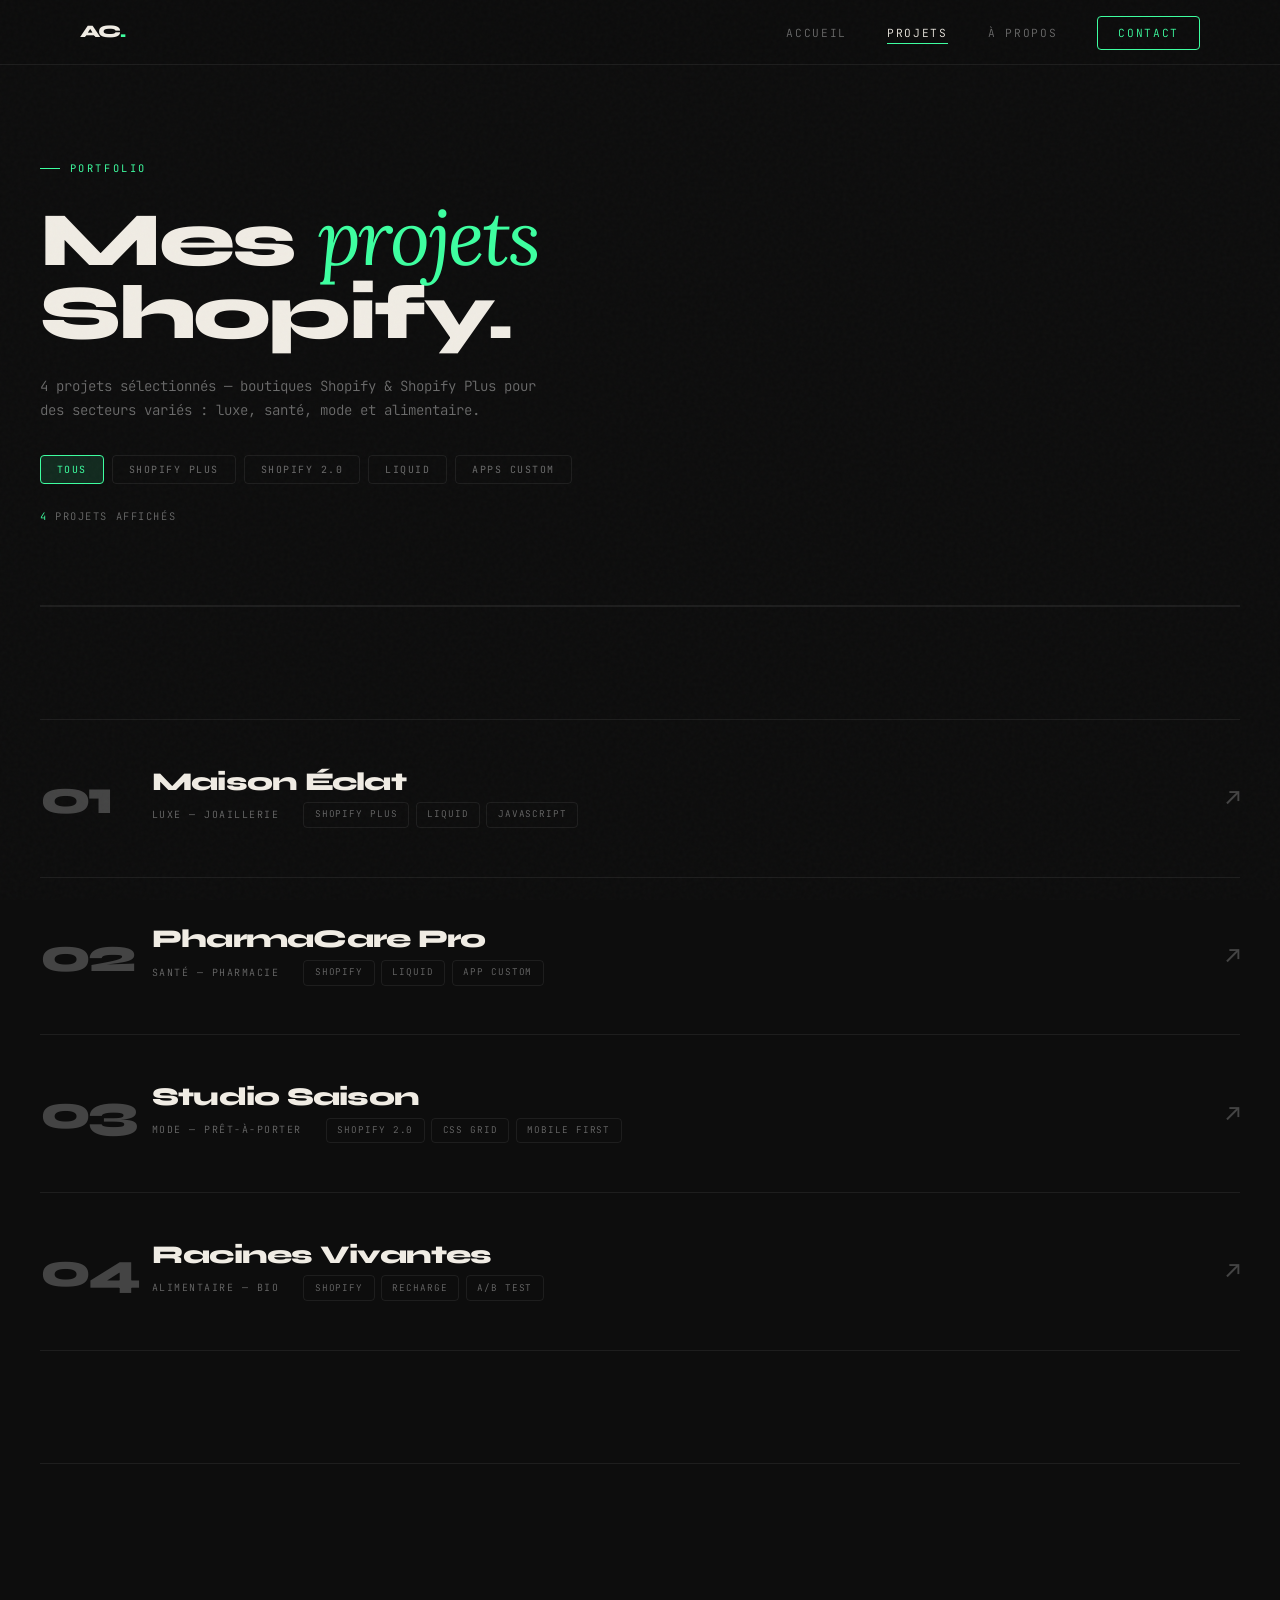
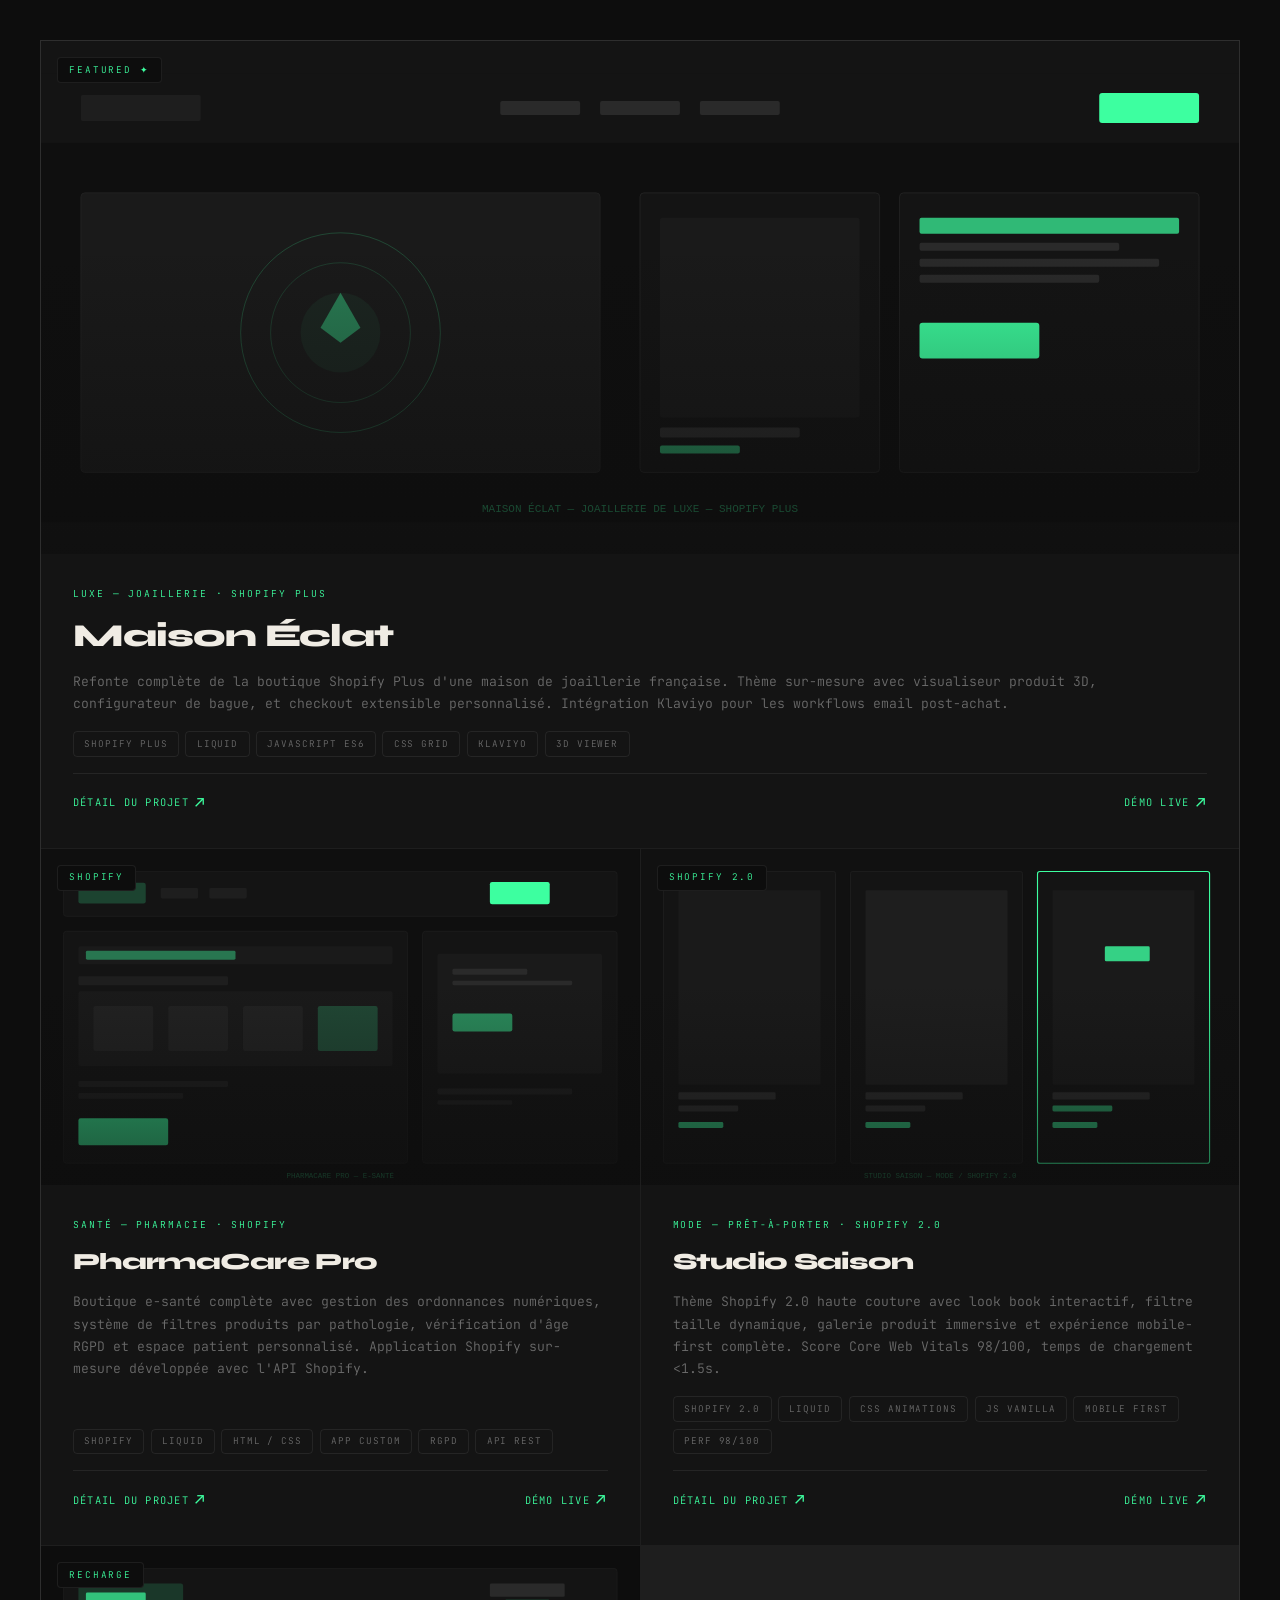
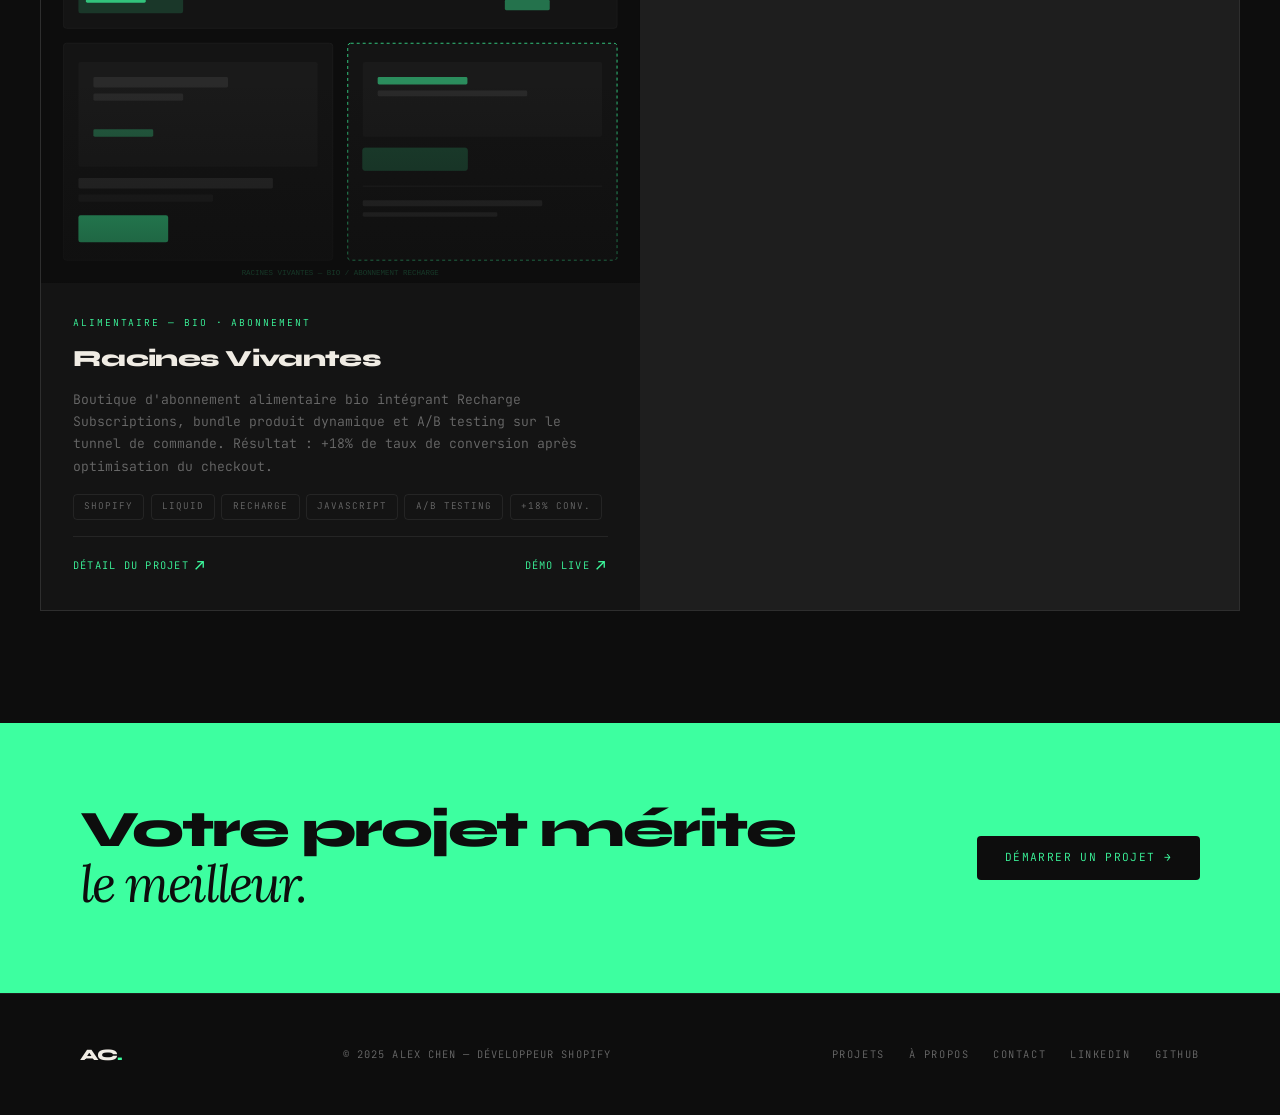
<file: projects.html>
<!DOCTYPE html>
<html lang="fr">
<head>
  <meta charset="UTF-8">
  <meta name="viewport" content="width=device-width, initial-scale=1.0">
  <meta name="description" content="Tous les projets Shopify — Alex Chen, développeur e-commerce.">
  <title>Projets — Alex Chen</title>
  <link rel="preconnect" href="https://fonts.googleapis.com">
  <link rel="preconnect" href="https://fonts.gstatic.com" crossorigin>
  <link href="https://fonts.googleapis.com/css2?family=Syne:wght@400;600;700;800&family=JetBrains+Mono:wght@300;400;500&family=Lora:ital,wght@0,400;0,500;1,400&display=swap" rel="stylesheet">
  <link rel="stylesheet" href="css/style.css">
  <style>
    .filter-bar {
      display: flex;
      gap: 0.5rem;
      flex-wrap: wrap;
      margin-top: 2rem;
    }
    .filter-btn {
      font-family: var(--ff-mono);
      font-size: 0.62rem;
      letter-spacing: 0.15em;
      text-transform: uppercase;
      padding: 0.45rem 1rem;
      border: 1px solid var(--border);
      background: transparent;
      color: var(--muted);
      cursor: pointer;
      border-radius: var(--radius);
      transition: var(--transition);
    }
    .filter-btn:hover,
    .filter-btn.active {
      border-color: var(--em);
      color: var(--em);
      background: var(--em-dim);
    }
    .project-featured {
      display: grid;
      grid-template-columns: 1fr 1fr;
      gap: 1px;
      background: var(--border);
      border: 1px solid var(--border);
      margin-top: 4rem;
    }
    .project-featured .project-card:first-child {
      grid-column: span 2;
    }
    .project-featured .project-card:first-child .project-card__thumb {
      aspect-ratio: 21/9;
    }
    .project-featured .project-card:first-child .project-card__title {
      font-size: 2rem;
    }
    .results-count {
      font-family: var(--ff-mono);
      font-size: 0.65rem;
      letter-spacing: 0.15em;
      color: var(--muted);
      text-transform: uppercase;
      margin-top: 1.5rem;
    }
    .results-count span { color: var(--em); }
  </style>
</head>
<body>

  <nav class="navbar" role="navigation" aria-label="Navigation principale">
    <div class="navbar__inner">
      <a href="index.html" class="navbar__logo">AC<span>.</span></a>
      <ul class="navbar__links">
        <li><a href="index.html">Accueil</a></li>
        <li><a href="projects.html">Projets</a></li>
        <li><a href="about.html">À propos</a></li>
        <li><a href="contact.html" class="navbar__cta">Contact</a></li>
      </ul>
      <button class="hamburger" aria-label="Menu mobile">
        <span></span><span></span><span></span>
      </button>
    </div>
  </nav>

  <main>
    <header class="page-header container">
      <div class="label reveal">Portfolio</div>
      <h1 class="page-header__heading reveal">
        Mes <em>projets</em><br>Shopify.
      </h1>
      <p class="page-header__sub reveal">
        4 projets sélectionnés — boutiques Shopify & Shopify Plus pour des secteurs variés : luxe, santé, mode et alimentaire.
      </p>
      <!-- Filter bar -->
      <div class="filter-bar reveal" role="group" aria-label="Filtres par technologie">
        <button class="filter-btn active" data-filter="all">Tous</button>
        <button class="filter-btn" data-filter="shopify-plus">Shopify Plus</button>
        <button class="filter-btn" data-filter="shopify-2">Shopify 2.0</button>
        <button class="filter-btn" data-filter="liquid">Liquid</button>
        <button class="filter-btn" data-filter="apps">Apps custom</button>
      </div>
      <p class="results-count reveal"><span>4</span> projets affichés</p>
    </header>

    <!-- LIST VIEW -->
    <section class="section container" aria-label="Liste des projets">
      <nav class="projects-list" aria-label="Projets">

        <a href="project1.html" class="project-row reveal" aria-label="Voir le projet Maison Éclat">
          <div class="project-row__num" aria-hidden="true">01</div>
          <div class="project-row__info">
            <h2 class="project-row__title">Maison Éclat</h2>
            <div class="project-row__meta">
              <span class="project-row__sector">Luxe — Joaillerie</span>
              <div class="tag-list">
                <span class="tag">Shopify Plus</span>
                <span class="tag">Liquid</span>
                <span class="tag">JavaScript</span>
              </div>
            </div>
          </div>
          <span class="project-row__arrow" aria-hidden="true">↗</span>
        </a>

        <a href="projects.html#pharmavie" class="project-row reveal" aria-label="Voir le projet PharmaCare Pro">
          <div class="project-row__num" aria-hidden="true">02</div>
          <div class="project-row__info">
            <h2 class="project-row__title">PharmaCare Pro</h2>
            <div class="project-row__meta">
              <span class="project-row__sector">Santé — Pharmacie</span>
              <div class="tag-list">
                <span class="tag">Shopify</span>
                <span class="tag">Liquid</span>
                <span class="tag">App custom</span>
              </div>
            </div>
          </div>
          <span class="project-row__arrow" aria-hidden="true">↗</span>
        </a>

        <a href="projects.html#saison" class="project-row reveal" aria-label="Voir le projet Studio Saison">
          <div class="project-row__num" aria-hidden="true">03</div>
          <div class="project-row__info">
            <h2 class="project-row__title">Studio Saison</h2>
            <div class="project-row__meta">
              <span class="project-row__sector">Mode — Prêt-à-porter</span>
              <div class="tag-list">
                <span class="tag">Shopify 2.0</span>
                <span class="tag">CSS Grid</span>
                <span class="tag">Mobile First</span>
              </div>
            </div>
          </div>
          <span class="project-row__arrow" aria-hidden="true">↗</span>
        </a>

        <a href="projects.html#racines" class="project-row reveal" aria-label="Voir le projet Racines Vivantes">
          <div class="project-row__num" aria-hidden="true">04</div>
          <div class="project-row__info">
            <h2 class="project-row__title">Racines Vivantes</h2>
            <div class="project-row__meta">
              <span class="project-row__sector">Alimentaire — Bio</span>
              <div class="tag-list">
                <span class="tag">Shopify</span>
                <span class="tag">Recharge</span>
                <span class="tag">A/B Test</span>
              </div>
            </div>
          </div>
          <span class="project-row__arrow" aria-hidden="true">↗</span>
        </a>

      </nav>
    </section>

    <!-- CARD GRID -->
    <section class="section container" aria-label="Projets en vignettes">
      <div class="project-featured">

        <!-- Featured: Maison Éclat -->
        <article class="project-card reveal" id="eclat">
          <div class="project-card__thumb">
            <svg viewBox="0 0 1200 450" xmlns="http://www.w3.org/2000/svg" style="width:100%;height:100%;background:#141414;">
              <rect width="1200" height="450" fill="#0f0f0f"/>
              <rect x="0" y="0" width="1200" height="70" fill="#141414"/>
              <rect x="40" y="22" width="120" height="26" rx="2" fill="#1e1e1e"/>
              <rect x="460" y="28" width="80" height="14" rx="2" fill="#2a2a2a"/>
              <rect x="560" y="28" width="80" height="14" rx="2" fill="#2a2a2a"/>
              <rect x="660" y="28" width="80" height="14" rx="2" fill="#2a2a2a"/>
              <rect x="1060" y="20" width="100" height="30" rx="3" fill="#3dffa0"/>
              <rect x="40" y="120" width="520" height="280" rx="4" fill="#1a1a1a" stroke="#222"/>
              <circle cx="300" cy="260" r="100" fill="none" stroke="#3dffa0" stroke-width="1" opacity="0.2"/>
              <circle cx="300" cy="260" r="70" fill="none" stroke="#3dffa0" stroke-width="1" opacity="0.15"/>
              <circle cx="300" cy="260" r="40" fill="#3dffa0" opacity="0.05"/>
              <polygon points="300,220 320,255 300,270 280,255" fill="#3dffa0" opacity="0.4"/>
              <rect x="600" y="120" width="240" height="280" rx="4" fill="#141414" stroke="#222"/>
              <rect x="620" y="145" width="200" height="200" rx="3" fill="#1a1a1a"/>
              <rect x="620" y="355" width="140" height="10" rx="2" fill="#2a2a2a"/>
              <rect x="620" y="373" width="80" height="8" rx="2" fill="#3dffa0" opacity="0.5"/>
              <rect x="860" y="120" width="300" height="280" rx="4" fill="#141414" stroke="#222"/>
              <rect x="880" y="145" width="260" height="16" rx="2" fill="#3dffa0" opacity="0.7"/>
              <rect x="880" y="170" width="200" height="8" rx="2" fill="#2a2a2a"/>
              <rect x="880" y="186" width="240" height="8" rx="2" fill="#2a2a2a"/>
              <rect x="880" y="202" width="180" height="8" rx="2" fill="#2a2a2a"/>
              <rect x="880" y="250" width="120" height="36" rx="3" fill="#3dffa0"/>
              <text x="600" y="440" text-anchor="middle" font-family="monospace" font-size="11" fill="#3dffa0" opacity="0.5">MAISON ÉCLAT — JOAILLERIE DE LUXE — SHOPIFY PLUS</text>
            </svg>
            <div class="project-card__overlay"></div>
            <span class="project-card__badge">Featured ✦</span>
          </div>
          <div class="project-card__body">
            <div class="project-card__sector">Luxe — Joaillerie · Shopify Plus</div>
            <h2 class="project-card__title">Maison Éclat</h2>
            <p class="project-card__desc">
              Refonte complète de la boutique Shopify Plus d'une maison de joaillerie française. Thème sur-mesure avec visualiseur produit 3D, configurateur de bague, et checkout extensible personnalisé. Intégration Klaviyo pour les workflows email post-achat.
            </p>
            <div class="tag-list">
              <span class="tag">Shopify Plus</span>
              <span class="tag">Liquid</span>
              <span class="tag">JavaScript ES6</span>
              <span class="tag">CSS Grid</span>
              <span class="tag">Klaviyo</span>
              <span class="tag">3D Viewer</span>
            </div>
            <div class="project-card__footer">
              <a href="project1.html" class="project-card__link">Détail du projet <span class="arrow">↗</span></a>
              <a href="#" class="project-card__link">Démo live <span class="arrow">↗</span></a>
            </div>
          </div>
        </article>

        <!-- PharmaCare -->
        <article class="project-card reveal" id="pharmavie">
          <div class="project-card__thumb">
            <svg viewBox="0 0 800 450" xmlns="http://www.w3.org/2000/svg" style="width:100%;height:100%;background:#0f0f0f;">
              <rect width="800" height="450" fill="#0f0f0f"/>
              <rect x="30" y="30" width="740" height="60" rx="4" fill="#141414" stroke="#1e1e1e"/>
              <rect x="50" y="45" width="90" height="28" rx="3" fill="#3dffa0" opacity="0.2"/>
              <rect x="160" y="52" width="50" height="14" rx="2" fill="#1e1e1e"/>
              <rect x="225" y="52" width="50" height="14" rx="2" fill="#1e1e1e"/>
              <rect x="600" y="44" width="80" height="30" rx="3" fill="#3dffa0"/>
              <rect x="30" y="110" width="460" height="310" rx="4" fill="#141414" stroke="#1e1e1e"/>
              <rect x="50" y="130" width="420" height="24" rx="3" fill="#1a1a1a"/>
              <rect x="60" y="136" width="200" height="12" rx="2" fill="#3dffa0" opacity="0.4"/>
              <rect x="50" y="170" width="200" height="12" rx="2" fill="#1e1e1e"/>
              <rect x="50" y="190" width="420" height="100" rx="3" fill="#1a1a1a"/>
              <rect x="70" y="210" width="80" height="60" rx="3" fill="#222"/>
              <rect x="170" y="210" width="80" height="60" rx="3" fill="#222"/>
              <rect x="270" y="210" width="80" height="60" rx="3" fill="#222"/>
              <rect x="370" y="210" width="80" height="60" rx="3" fill="#3dffa0" opacity="0.2"/>
              <rect x="50" y="310" width="200" height="8" rx="2" fill="#1e1e1e"/>
              <rect x="50" y="326" width="140" height="8" rx="2" fill="#1e1e1e"/>
              <rect x="50" y="360" width="120" height="36" rx="3" fill="#3dffa0" opacity="0.7"/>
              <rect x="510" y="110" width="260" height="310" rx="4" fill="#141414" stroke="#1e1e1e"/>
              <rect x="530" y="140" width="220" height="160" rx="3" fill="#1a1a1a"/>
              <rect x="550" y="160" width="100" height="8" rx="2" fill="#2a2a2a"/>
              <rect x="550" y="176" width="160" height="6" rx="2" fill="#2a2a2a"/>
              <rect x="550" y="220" width="80" height="24" rx="3" fill="#3dffa0" opacity="0.5"/>
              <rect x="530" y="320" width="180" height="8" rx="2" fill="#1e1e1e"/>
              <rect x="530" y="336" width="100" height="6" rx="2" fill="#1e1e1e"/>
              <text x="400" y="440" text-anchor="middle" font-family="monospace" font-size="10" fill="#3dffa0" opacity="0.4">PHARMACARE PRO — E-SANTÉ</text>
            </svg>
            <div class="project-card__overlay"></div>
            <span class="project-card__badge">Shopify</span>
          </div>
          <div class="project-card__body">
            <div class="project-card__sector">Santé — Pharmacie · Shopify</div>
            <h2 class="project-card__title">PharmaCare Pro</h2>
            <p class="project-card__desc">
              Boutique e-santé complète avec gestion des ordonnances numériques, système de filtres produits par pathologie, vérification d'âge RGPD et espace patient personnalisé. Application Shopify sur-mesure développée avec l'API Shopify.
            </p>
            <div class="tag-list">
              <span class="tag">Shopify</span>
              <span class="tag">Liquid</span>
              <span class="tag">HTML / CSS</span>
              <span class="tag">App custom</span>
              <span class="tag">RGPD</span>
              <span class="tag">API REST</span>
            </div>
            <div class="project-card__footer">
              <a href="project1.html" class="project-card__link">Détail du projet <span class="arrow">↗</span></a>
              <a href="#" class="project-card__link">Démo live <span class="arrow">↗</span></a>
            </div>
          </div>
        </article>

        <!-- Studio Saison -->
        <article class="project-card reveal" id="saison">
          <div class="project-card__thumb">
            <svg viewBox="0 0 800 450" xmlns="http://www.w3.org/2000/svg" style="width:100%;height:100%;background:#111;">
              <rect width="800" height="450" fill="#111"/>
              <rect x="0" y="0" width="800" height="450" fill="none"/>
              <rect x="30" y="30" width="230" height="390" rx="3" fill="#141414" stroke="#222"/>
              <rect x="50" y="55" width="190" height="260" rx="2" fill="#1a1a1a"/>
              <rect x="50" y="325" width="130" height="10" rx="2" fill="#2a2a2a"/>
              <rect x="50" y="343" width="80" height="8" rx="2" fill="#2a2a2a"/>
              <rect x="50" y="365" width="60" height="8" rx="2" fill="#3dffa0" opacity="0.6"/>
              <rect x="280" y="30" width="230" height="390" rx="3" fill="#141414" stroke="#222"/>
              <rect x="300" y="55" width="190" height="260" rx="2" fill="#1e1e1e"/>
              <rect x="300" y="325" width="130" height="10" rx="2" fill="#2a2a2a"/>
              <rect x="300" y="343" width="80" height="8" rx="2" fill="#2a2a2a"/>
              <rect x="300" y="365" width="60" height="8" rx="2" fill="#3dffa0" opacity="0.6"/>
              <rect x="530" y="30" width="230" height="390" rx="3" fill="#141414" stroke="#3dffa0" stroke-width="1.5"/>
              <rect x="550" y="55" width="190" height="260" rx="2" fill="#1a1a1a"/>
              <rect x="620" y="130" width="60" height="20" rx="2" fill="#3dffa0" opacity="0.8"/>
              <rect x="550" y="325" width="130" height="10" rx="2" fill="#2a2a2a"/>
              <rect x="550" y="343" width="80" height="8" rx="2" fill="#3dffa0" opacity="0.5"/>
              <rect x="550" y="365" width="60" height="8" rx="2" fill="#3dffa0" opacity="0.6"/>
              <text x="400" y="440" text-anchor="middle" font-family="monospace" font-size="10" fill="#3dffa0" opacity="0.4">STUDIO SAISON — MODE / SHOPIFY 2.0</text>
            </svg>
            <div class="project-card__overlay"></div>
            <span class="project-card__badge">Shopify 2.0</span>
          </div>
          <div class="project-card__body">
            <div class="project-card__sector">Mode — Prêt-à-porter · Shopify 2.0</div>
            <h2 class="project-card__title">Studio Saison</h2>
            <p class="project-card__desc">
              Thème Shopify 2.0 haute couture avec look book interactif, filtre taille dynamique, galerie produit immersive et expérience mobile-first complète. Score Core Web Vitals 98/100, temps de chargement &lt;1.5s.
            </p>
            <div class="tag-list">
              <span class="tag">Shopify 2.0</span>
              <span class="tag">Liquid</span>
              <span class="tag">CSS Animations</span>
              <span class="tag">JS Vanilla</span>
              <span class="tag">Mobile First</span>
              <span class="tag">Perf 98/100</span>
            </div>
            <div class="project-card__footer">
              <a href="project1.html" class="project-card__link">Détail du projet <span class="arrow">↗</span></a>
              <a href="#" class="project-card__link">Démo live <span class="arrow">↗</span></a>
            </div>
          </div>
        </article>

        <!-- Racines Vivantes -->
        <article class="project-card reveal" id="racines">
          <div class="project-card__thumb">
            <svg viewBox="0 0 800 450" xmlns="http://www.w3.org/2000/svg" style="width:100%;height:100%;background:#0d0d0d;">
              <rect width="800" height="450" fill="#0d0d0d"/>
              <rect x="30" y="30" width="740" height="80" rx="4" fill="#141414" stroke="#1e1e1e"/>
              <rect x="50" y="50" width="140" height="40" rx="3" fill="#3dffa0" opacity="0.15"/>
              <rect x="60" y="62" width="80" height="14" rx="2" fill="#3dffa0" opacity="0.7"/>
              <rect x="600" y="50" width="100" height="18" rx="2" fill="#2a2a2a"/>
              <rect x="620" y="72" width="60" height="14" rx="2" fill="#3dffa0" opacity="0.4"/>
              <rect x="30" y="130" width="360" height="290" rx="4" fill="#141414" stroke="#1e1e1e"/>
              <rect x="50" y="155" width="320" height="140" rx="3" fill="#1a1a1a"/>
              <rect x="70" y="175" width="180" height="14" rx="2" fill="#2a2a2a"/>
              <rect x="70" y="197" width="120" height="10" rx="2" fill="#2a2a2a"/>
              <rect x="70" y="245" width="80" height="10" rx="2" fill="#3dffa0" opacity="0.3"/>
              <rect x="50" y="310" width="260" height="14" rx="2" fill="#2a2a2a"/>
              <rect x="50" y="332" width="180" height="10" rx="2" fill="#1e1e1e"/>
              <rect x="50" y="360" width="120" height="36" rx="3" fill="#3dffa0" opacity="0.7"/>
              <rect x="410" y="130" width="360" height="290" rx="4" fill="#141414" stroke="#3dffa0" stroke-width="1" stroke-dasharray="4,4"/>
              <rect x="430" y="155" width="320" height="100" rx="3" fill="#1a1a1a"/>
              <rect x="450" y="175" width="120" height="10" rx="2" fill="#3dffa0" opacity="0.5"/>
              <rect x="450" y="193" width="200" height="8" rx="2" fill="#2a2a2a"/>
              <rect x="430" y="270" width="140" height="30" rx="3" fill="#3dffa0" opacity="0.2" stroke="#3dffa0" stroke-width="1"/>
              <rect x="430" y="320" width="320" height="2" rx="1" fill="#1e1e1e"/>
              <rect x="430" y="340" width="240" height="8" rx="2" fill="#2a2a2a"/>
              <rect x="430" y="356" width="180" height="6" rx="2" fill="#2a2a2a"/>
              <text x="400" y="440" text-anchor="middle" font-family="monospace" font-size="10" fill="#3dffa0" opacity="0.4">RACINES VIVANTES — BIO / ABONNEMENT RECHARGE</text>
            </svg>
            <div class="project-card__overlay"></div>
            <span class="project-card__badge">Recharge</span>
          </div>
          <div class="project-card__body">
            <div class="project-card__sector">Alimentaire — Bio · Abonnement</div>
            <h2 class="project-card__title">Racines Vivantes</h2>
            <p class="project-card__desc">
              Boutique d'abonnement alimentaire bio intégrant Recharge Subscriptions, bundle produit dynamique et A/B testing sur le tunnel de commande. Résultat : +18% de taux de conversion après optimisation du checkout.
            </p>
            <div class="tag-list">
              <span class="tag">Shopify</span>
              <span class="tag">Liquid</span>
              <span class="tag">Recharge</span>
              <span class="tag">JavaScript</span>
              <span class="tag">A/B Testing</span>
              <span class="tag">+18% Conv.</span>
            </div>
            <div class="project-card__footer">
              <a href="project1.html" class="project-card__link">Détail du projet <span class="arrow">↗</span></a>
              <a href="#" class="project-card__link">Démo live <span class="arrow">↗</span></a>
            </div>
          </div>
        </article>

      </div>
    </section>

    <section class="cta-band" aria-label="Appel à l'action">
      <div class="cta-band__inner container">
        <h2 class="cta-band__heading">
          Votre projet mérite<br><em>le meilleur.</em>
        </h2>
        <a href="contact.html" class="btn btn--dark">Démarrer un projet →</a>
      </div>
    </section>
  </main>

  <footer>
    <div class="footer__inner container">
      <span class="footer__logo">AC<span>.</span></span>
      <span class="footer__copy">© 2025 Alex Chen — Développeur Shopify</span>
      <nav class="footer__links" aria-label="Liens footer">
        <a href="projects.html">Projets</a>
        <a href="about.html">À propos</a>
        <a href="contact.html">Contact</a>
        <a href="#" aria-label="LinkedIn">LinkedIn</a>
        <a href="#" aria-label="GitHub">GitHub</a>
      </nav>
    </div>
  </footer>

  <script src="js/script.js"></script>
  <script>
    // Filter buttons (UI only - all content shown)
    document.querySelectorAll('.filter-btn').forEach(btn => {
      btn.addEventListener('click', () => {
        document.querySelectorAll('.filter-btn').forEach(b => b.classList.remove('active'));
        btn.classList.add('active');
      });
    });
  </script>
</body>
</html>
</file>
<file: css/style.css>
/* ============================================================
   ALEX CHEN — SHOPIFY DEVELOPER PORTFOLIO
   Design: Dark Editorial | Emerald + Off-white accents
   ============================================================ */

/* Fonts loaded via <link> in HTML */

/* ── RESET & BASE ─────────────────────────────────────────── */
*, *::before, *::after {
  box-sizing: border-box;
  margin: 0;
  padding: 0;
}

:root {
  --bg:        #0d0d0d;
  --surface:   #141414;
  --surface2:  #1a1a1a;
  --border:    rgba(255,255,255,0.07);
  --em:        #3dffa0;          /* emerald accent */
  --em-dim:    rgba(61,255,160,0.12);
  --em-glow:   rgba(61,255,160,0.25);
  --text:      #f0ece4;
  --muted:     #6b6b6b;
  --muted2:    #444;
  --white:     #fdfaf5;

  --ff-head:   'Syne', sans-serif;
  --ff-mono:   'JetBrains Mono', monospace;
  --ff-serif:  'Lora', serif;

  --radius:    4px;
  --transition: 0.3s cubic-bezier(0.16, 1, 0.3, 1);
}

html {
  scroll-behavior: smooth;
  font-size: 16px;
}

body {
  background: var(--bg);
  color: var(--text);
  font-family: var(--ff-mono);
  font-weight: 300;
  line-height: 1.6;
  min-height: 100vh;
  overflow-x: hidden;
}

img { display: block; max-width: 100%; }

a {
  color: inherit;
  text-decoration: none;
}

ul { list-style: none; }

/* ── SCROLLBAR ───────────────────────────────────────────── */
::-webkit-scrollbar { width: 4px; }
::-webkit-scrollbar-track { background: var(--bg); }
::-webkit-scrollbar-thumb { background: var(--muted2); border-radius: 2px; }

/* ── SELECTION ───────────────────────────────────────────── */
::selection { background: var(--em); color: var(--bg); }

/* ── TYPOGRAPHY ──────────────────────────────────────────── */
h1, h2, h3, h4 {
  font-family: var(--ff-head);
  font-weight: 800;
  line-height: 1.05;
  letter-spacing: -0.03em;
}

.label {
  font-family: var(--ff-mono);
  font-size: 0.65rem;
  font-weight: 400;
  letter-spacing: 0.25em;
  text-transform: uppercase;
  color: var(--em);
  display: flex;
  align-items: center;
  gap: 0.6rem;
}
.label::before {
  content: '';
  display: inline-block;
  width: 20px;
  height: 1px;
  background: var(--em);
}

/* ── LAYOUT HELPERS ──────────────────────────────────────── */
.container {
  max-width: 1200px;
  margin: 0 auto;
  padding: 0 2.5rem;
}

.section {
  padding: 7rem 0;
  border-top: 1px solid var(--border);
}

/* ── NOISE OVERLAY ───────────────────────────────────────── */
body::before {
  content: '';
  position: fixed;
  inset: 0;
  background-image: url("data:image/svg+xml,%3Csvg viewBox='0 0 256 256' xmlns='http://www.w3.org/2000/svg'%3E%3Cfilter id='n'%3E%3CfeTurbulence type='fractalNoise' baseFrequency='0.9' numOctaves='4' stitchTiles='stitch'/%3E%3C/filter%3E%3Crect width='100%25' height='100%25' filter='url(%23n)' opacity='1'/%3E%3C/svg%3E");
  opacity: 0.025;
  pointer-events: none;
  z-index: 1000;
}

/* ── NAVBAR ──────────────────────────────────────────────── */
.navbar {
  position: fixed;
  top: 0;
  left: 0;
  right: 0;
  z-index: 500;
  background: rgba(13,13,13,0.85);
  backdrop-filter: blur(20px);
  -webkit-backdrop-filter: blur(20px);
  border-bottom: 1px solid var(--border);
  transition: background var(--transition);
}

.navbar__inner {
  display: flex;
  align-items: center;
  justify-content: space-between;
  height: 64px;
  padding: 0 2.5rem;
  max-width: 1200px;
  margin: 0 auto;
}

.navbar__logo {
  font-family: var(--ff-head);
  font-weight: 800;
  font-size: 1.1rem;
  letter-spacing: -0.04em;
  color: var(--text);
  transition: color var(--transition);
}
.navbar__logo span { color: var(--em); }
.navbar__logo:hover { color: var(--em); }

.navbar__links {
  display: flex;
  align-items: center;
  gap: 2.5rem;
}

.navbar__links a {
  font-size: 0.7rem;
  letter-spacing: 0.15em;
  text-transform: uppercase;
  color: var(--muted);
  transition: color var(--transition);
  position: relative;
}
.navbar__links a::after {
  content: '';
  position: absolute;
  bottom: -4px;
  left: 0;
  width: 0;
  height: 1px;
  background: var(--em);
  transition: width var(--transition);
}
.navbar__links a:hover,
.navbar__links a.active {
  color: var(--text);
}
.navbar__links a:hover::after,
.navbar__links a.active::after {
  width: 100%;
}

.navbar__cta {
  font-size: 0.65rem;
  letter-spacing: 0.15em;
  text-transform: uppercase;
  padding: 0.55rem 1.25rem;
  border: 1px solid var(--em);
  color: var(--em) !important;
  border-radius: var(--radius);
  transition: background var(--transition), color var(--transition) !important;
}
.navbar__cta:hover {
  background: var(--em) !important;
  color: var(--bg) !important;
}
.navbar__cta::after { display: none !important; }

/* HAMBURGER */
.hamburger {
  display: none;
  flex-direction: column;
  gap: 5px;
  cursor: pointer;
  padding: 4px;
  background: none;
  border: none;
}
.hamburger span {
  display: block;
  width: 22px;
  height: 1.5px;
  background: var(--text);
  transition: var(--transition);
}
.hamburger.open span:nth-child(1) { transform: translateY(6.5px) rotate(45deg); }
.hamburger.open span:nth-child(2) { opacity: 0; }
.hamburger.open span:nth-child(3) { transform: translateY(-6.5px) rotate(-45deg); }

/* ── HERO ─────────────────────────────────────────────────── */
.hero {
  min-height: 100vh;
  display: grid;
  grid-template-columns: 1fr 420px;
  align-items: center;
  gap: 4rem;
  padding-top: 64px;
  position: relative;
  overflow: hidden;
}

.hero::after {
  content: '';
  position: absolute;
  top: -200px;
  right: -200px;
  width: 700px;
  height: 700px;
  border-radius: 50%;
  background: radial-gradient(circle, var(--em-glow) 0%, transparent 70%);
  pointer-events: none;
}

.hero__left {
  display: flex;
  flex-direction: column;
  gap: 2rem;
}

.hero__tag {
  font-size: 0.65rem;
  letter-spacing: 0.25em;
  text-transform: uppercase;
  color: var(--muted);
  opacity: 0;
  animation: fadeUp 0.6s ease 0.2s forwards;
}

.hero__h1 {
  font-size: clamp(3.5rem, 6.5vw, 6rem);
  line-height: 0.95;
  opacity: 0;
  animation: fadeUp 0.6s ease 0.35s forwards;
}

.hero__h1 em {
  display: block;
  font-family: var(--ff-serif);
  font-style: italic;
  font-weight: 400;
  color: var(--em);
  font-size: 0.85em;
  letter-spacing: -0.01em;
}

.hero__sub {
  font-size: 0.9rem;
  line-height: 1.75;
  color: var(--muted);
  max-width: 480px;
  opacity: 0;
  animation: fadeUp 0.6s ease 0.5s forwards;
}

.hero__actions {
  display: flex;
  gap: 1rem;
  align-items: center;
  flex-wrap: wrap;
  opacity: 0;
  animation: fadeUp 0.6s ease 0.65s forwards;
}

.hero__right {
  display: flex;
  flex-direction: column;
  gap: 1px;
  opacity: 0;
  animation: fadeIn 1s ease 0.8s forwards;
}

.hero__card {
  background: var(--surface);
  border: 1px solid var(--border);
  padding: 1.5rem;
  display: flex;
  flex-direction: column;
  gap: 0.4rem;
  transition: border-color var(--transition), background var(--transition);
}
.hero__card:hover {
  border-color: var(--em);
  background: var(--em-dim);
}

.hero__card-num {
  font-family: var(--ff-head);
  font-size: 2.2rem;
  font-weight: 800;
  color: var(--em);
  letter-spacing: -0.04em;
}

.hero__card-label {
  font-size: 0.65rem;
  letter-spacing: 0.15em;
  text-transform: uppercase;
  color: var(--muted);
}

/* ── BUTTONS ─────────────────────────────────────────────── */
.btn {
  display: inline-flex;
  align-items: center;
  gap: 0.5rem;
  font-family: var(--ff-mono);
  font-size: 0.7rem;
  letter-spacing: 0.12em;
  text-transform: uppercase;
  padding: 0.8rem 1.75rem;
  border-radius: var(--radius);
  transition: var(--transition);
  cursor: pointer;
  border: none;
  white-space: nowrap;
}

.btn--primary {
  background: var(--em);
  color: var(--bg);
}
.btn--primary:hover {
  background: #5fffb2;
  transform: translateY(-2px);
  box-shadow: 0 8px 30px var(--em-glow);
}

.btn--outline {
  background: transparent;
  color: var(--text);
  border: 1px solid var(--border);
}
.btn--outline:hover {
  border-color: var(--em);
  color: var(--em);
  transform: translateY(-2px);
}

.btn--ghost {
  background: transparent;
  color: var(--muted);
  padding: 0.8rem 0;
  border-bottom: 1px solid var(--muted2);
  border-radius: 0;
}
.btn--ghost:hover {
  color: var(--em);
  border-color: var(--em);
}

/* ── TICKER STRIP ────────────────────────────────────────── */
.ticker {
  background: var(--surface);
  border-top: 1px solid var(--border);
  border-bottom: 1px solid var(--border);
  padding: 0.8rem 0;
  overflow: hidden;
}

.ticker__inner {
  display: flex;
  white-space: nowrap;
  animation: ticker 30s linear infinite;
  gap: 0;
}

.ticker__item {
  font-size: 0.62rem;
  letter-spacing: 0.2em;
  text-transform: uppercase;
  color: var(--muted);
  padding: 0 2rem;
  flex-shrink: 0;
}

.ticker__item--accent {
  color: var(--em);
  font-weight: 500;
}

/* ── SKILLS STRIP ────────────────────────────────────────── */
.skills-strip {
  padding: 5rem 0;
}

.skills-strip__grid {
  display: grid;
  grid-template-columns: repeat(6, 1fr);
  gap: 1px;
  background: var(--border);
  border: 1px solid var(--border);
  margin-top: 3rem;
}

.skill-box {
  background: var(--surface);
  padding: 1.75rem 1.25rem;
  display: flex;
  flex-direction: column;
  gap: 0.75rem;
  transition: background var(--transition);
  cursor: default;
}

.skill-box:hover { background: var(--surface2); }

.skill-box__icon {
  font-size: 1.5rem;
  line-height: 1;
}

.skill-box__name {
  font-size: 0.72rem;
  letter-spacing: 0.08em;
  text-transform: uppercase;
  color: var(--text);
  font-weight: 500;
}

.skill-box__level {
  height: 2px;
  background: var(--muted2);
  border-radius: 1px;
  position: relative;
  overflow: hidden;
}

.skill-box__bar {
  position: absolute;
  top: 0; left: 0; bottom: 0;
  background: var(--em);
  border-radius: 1px;
  transform: scaleX(0);
  transform-origin: left;
  transition: transform 1.2s cubic-bezier(0.16, 1, 0.3, 1);
}

.skill-box__bar.animated { transform: scaleX(1); }

/* ── PROJECT CARDS ───────────────────────────────────────── */
.projects-grid {
  display: grid;
  grid-template-columns: repeat(2, 1fr);
  gap: 1px;
  background: var(--border);
  border: 1px solid var(--border);
}

.project-card {
  background: var(--surface);
  display: flex;
  flex-direction: column;
  transition: background var(--transition);
  position: relative;
  overflow: hidden;
}

.project-card:hover { background: var(--surface2); }

.project-card::before {
  content: '';
  position: absolute;
  top: 0; left: 0; right: 0;
  height: 2px;
  background: var(--em);
  transform: scaleX(0);
  transform-origin: left;
  transition: transform 0.4s ease;
}
.project-card:hover::before { transform: scaleX(1); }

.project-card__thumb {
  aspect-ratio: 16/9;
  overflow: hidden;
  background: var(--surface2);
  position: relative;
}

.project-card__thumb img {
  width: 100%;
  height: 100%;
  object-fit: cover;
  transition: transform 0.6s ease;
  filter: grayscale(20%);
}
.project-card:hover .project-card__thumb img { transform: scale(1.04); filter: grayscale(0%); }

.project-card__overlay {
  position: absolute;
  inset: 0;
  background: linear-gradient(to top, rgba(13,13,13,0.6) 0%, transparent 60%);
}

.project-card__badge {
  position: absolute;
  top: 1rem;
  left: 1rem;
  font-size: 0.58rem;
  letter-spacing: 0.2em;
  text-transform: uppercase;
  padding: 0.3rem 0.7rem;
  background: var(--bg);
  border: 1px solid var(--border);
  color: var(--em);
  border-radius: var(--radius);
}

.project-card__body {
  padding: 2rem;
  display: flex;
  flex-direction: column;
  gap: 1rem;
  flex: 1;
}

.project-card__sector {
  font-size: 0.6rem;
  letter-spacing: 0.2em;
  text-transform: uppercase;
  color: var(--em);
}

.project-card__title {
  font-family: var(--ff-head);
  font-size: 1.45rem;
  font-weight: 800;
  letter-spacing: -0.03em;
  line-height: 1.15;
  transition: color var(--transition);
}
.project-card:hover .project-card__title { color: var(--em); }

.project-card__desc {
  font-size: 0.82rem;
  line-height: 1.7;
  color: var(--muted);
  flex: 1;
}

.tag-list {
  display: flex;
  flex-wrap: wrap;
  gap: 0.4rem;
}

.tag {
  font-family: var(--ff-mono);
  font-size: 0.58rem;
  letter-spacing: 0.1em;
  text-transform: uppercase;
  padding: 0.28rem 0.65rem;
  border: 1px solid var(--border);
  color: var(--muted);
  border-radius: var(--radius);
  transition: border-color var(--transition), color var(--transition);
}
.tag:hover { border-color: var(--em); color: var(--em); }

.project-card__footer {
  display: flex;
  align-items: center;
  justify-content: space-between;
  padding-top: 1rem;
  border-top: 1px solid var(--border);
}

.project-card__link {
  font-size: 0.65rem;
  letter-spacing: 0.12em;
  text-transform: uppercase;
  color: var(--em);
  display: flex;
  align-items: center;
  gap: 0.4rem;
  transition: gap var(--transition);
}
.project-card__link:hover { gap: 0.7rem; }
.project-card__link .arrow { font-size: 1rem; }

/* ── ABOUT PREVIEW ───────────────────────────────────────── */
.about-preview {
  display: grid;
  grid-template-columns: 1fr 1fr;
  gap: 6rem;
  align-items: center;
}

.about-preview__visual {
  position: relative;
}

.about-preview__img-wrap {
  aspect-ratio: 3/4;
  background: var(--surface);
  border: 1px solid var(--border);
  overflow: hidden;
  position: relative;
}

.about-preview__img-wrap img {
  width: 100%;
  height: 100%;
  object-fit: cover;
  filter: grayscale(40%);
  transition: filter var(--transition);
}
.about-preview__img-wrap:hover img { filter: grayscale(0%); }

.about-preview__badge {
  position: absolute;
  bottom: -1px;
  right: -1px;
  background: var(--em);
  color: var(--bg);
  padding: 1rem 1.25rem;
  font-family: var(--ff-head);
  font-weight: 800;
  font-size: 0.75rem;
  letter-spacing: 0.05em;
  text-transform: uppercase;
}

.about-preview__text {
  display: flex;
  flex-direction: column;
  gap: 1.5rem;
}

.about-preview__heading {
  font-size: clamp(2rem, 3.5vw, 3rem);
}

.about-preview__heading em {
  font-family: var(--ff-serif);
  font-style: italic;
  color: var(--em);
  font-weight: 400;
}

.about-preview__body {
  font-size: 0.88rem;
  line-height: 1.8;
  color: var(--muted);
}
.about-preview__body p + p { margin-top: 0.75rem; }

.about-preview__list {
  display: flex;
  flex-direction: column;
  gap: 0.5rem;
}
.about-preview__list li {
  font-size: 0.78rem;
  color: var(--muted);
  display: flex;
  align-items: center;
  gap: 0.6rem;
}
.about-preview__list li::before {
  content: '▸';
  color: var(--em);
  font-size: 0.6rem;
}

/* ── CTA BAND ─────────────────────────────────────────────── */
.cta-band {
  background: var(--em);
  padding: 5rem 0;
}

.cta-band__inner {
  display: flex;
  align-items: center;
  justify-content: space-between;
  gap: 2rem;
  flex-wrap: wrap;
}

.cta-band__heading {
  font-size: clamp(2rem, 4vw, 3.5rem);
  color: var(--bg);
  letter-spacing: -0.04em;
}

.cta-band__heading em {
  font-family: var(--ff-serif);
  font-style: italic;
  font-weight: 400;
}

.btn--dark {
  background: var(--bg);
  color: var(--em);
  border: none;
}
.btn--dark:hover {
  background: #0d0d0d;
  transform: translateY(-2px);
  box-shadow: 0 8px 30px rgba(0,0,0,0.4);
}

/* ── PAGE HEADER ─────────────────────────────────────────── */
.page-header {
  padding: 10rem 0 5rem;
  border-bottom: 1px solid var(--border);
}

.page-header__heading {
  font-size: clamp(3rem, 6vw, 5.5rem);
  margin-top: 1.5rem;
  line-height: 0.95;
}
.page-header__heading em {
  font-family: var(--ff-serif);
  font-style: italic;
  color: var(--em);
  font-weight: 400;
}

.page-header__sub {
  font-size: 0.88rem;
  color: var(--muted);
  max-width: 520px;
  margin-top: 1.5rem;
  line-height: 1.75;
}

/* ── PROJECTS PAGE: LIST ─────────────────────────────────── */
.projects-list {
  display: flex;
  flex-direction: column;
  gap: 0;
  border-bottom: 1px solid var(--border);
}

.project-row {
  display: grid;
  grid-template-columns: 80px 1fr auto;
  align-items: center;
  gap: 2rem;
  padding: 2.5rem 0;
  border-top: 1px solid var(--border);
  text-decoration: none;
  color: inherit;
  transition: background var(--transition);
  cursor: pointer;
}

.project-row:hover { background: var(--surface); margin: 0 -2.5rem; padding: 2.5rem; }

.project-row__num {
  font-family: var(--ff-head);
  font-size: 3rem;
  font-weight: 800;
  color: var(--muted2);
  letter-spacing: -0.06em;
  transition: color var(--transition);
}
.project-row:hover .project-row__num { color: var(--em); }

.project-row__info { display: flex; flex-direction: column; gap: 0.4rem; }

.project-row__title {
  font-family: var(--ff-head);
  font-size: 1.6rem;
  font-weight: 800;
  letter-spacing: -0.03em;
  transition: color var(--transition);
}
.project-row:hover .project-row__title { color: var(--em); }

.project-row__meta {
  display: flex;
  align-items: center;
  gap: 1.5rem;
}

.project-row__sector {
  font-size: 0.62rem;
  letter-spacing: 0.15em;
  text-transform: uppercase;
  color: var(--muted);
}

.project-row__arrow {
  font-size: 1.5rem;
  color: var(--muted2);
  transition: color var(--transition), transform var(--transition);
}
.project-row:hover .project-row__arrow {
  color: var(--em);
  transform: translate(4px, -4px);
}

/* ── ABOUT PAGE ──────────────────────────────────────────── */
.about-grid {
  display: grid;
  grid-template-columns: 1fr 1fr;
  gap: 1px;
  background: var(--border);
  border: 1px solid var(--border);
  margin-top: 4rem;
}

.about-cell {
  background: var(--surface);
  padding: 2.5rem;
  display: flex;
  flex-direction: column;
  gap: 1rem;
}

.about-cell__label {
  font-size: 0.62rem;
  letter-spacing: 0.2em;
  text-transform: uppercase;
  color: var(--em);
}

.about-cell__title {
  font-family: var(--ff-head);
  font-size: 1.2rem;
  font-weight: 700;
  letter-spacing: -0.02em;
}

.about-cell__body {
  font-size: 0.82rem;
  line-height: 1.75;
  color: var(--muted);
}

.about-cell--wide {
  grid-column: span 2;
}

.timeline {
  display: flex;
  flex-direction: column;
  gap: 2rem;
}

.timeline-item {
  display: grid;
  grid-template-columns: 100px 1fr;
  gap: 2rem;
  align-items: start;
}

.timeline-item__date {
  font-family: var(--ff-mono);
  font-size: 0.68rem;
  color: var(--em);
  letter-spacing: 0.1em;
  padding-top: 3px;
}

.timeline-item__title {
  font-family: var(--ff-head);
  font-size: 1rem;
  font-weight: 700;
  letter-spacing: -0.02em;
}

.timeline-item__company {
  font-size: 0.72rem;
  color: var(--muted);
  margin-top: 0.2rem;
}

.timeline-item__desc {
  font-size: 0.8rem;
  line-height: 1.7;
  color: var(--muted);
  margin-top: 0.5rem;
}

/* ── PROJECT DETAIL ──────────────────────────────────────── */
.project-detail {
  padding: 4rem 0;
}

.project-detail__hero {
  aspect-ratio: 21/9;
  background: var(--surface);
  border: 1px solid var(--border);
  overflow: hidden;
  position: relative;
  margin-bottom: 4rem;
}

.project-detail__hero img {
  width: 100%;
  height: 100%;
  object-fit: cover;
}

.project-detail__meta {
  display: grid;
  grid-template-columns: 1fr 340px;
  gap: 5rem;
  align-items: start;
}

.project-detail__heading {
  font-size: clamp(2.5rem, 4.5vw, 4.5rem);
  margin-top: 0.75rem;
}

.project-detail__intro {
  font-size: 1rem;
  line-height: 1.8;
  color: var(--muted);
  margin-top: 1.5rem;
}

.detail-sidebar {
  display: flex;
  flex-direction: column;
  gap: 2rem;
}

.detail-sidebar__block {
  display: flex;
  flex-direction: column;
  gap: 0.75rem;
  padding: 1.5rem;
  background: var(--surface);
  border: 1px solid var(--border);
}

.detail-sidebar__label {
  font-size: 0.6rem;
  letter-spacing: 0.2em;
  text-transform: uppercase;
  color: var(--em);
}

.detail-sidebar__value {
  font-size: 0.82rem;
  color: var(--muted);
  line-height: 1.5;
}

.detail-sidebar__list {
  display: flex;
  flex-direction: column;
  gap: 0.4rem;
}

.detail-sidebar__list li {
  font-size: 0.78rem;
  color: var(--muted);
  display: flex;
  align-items: center;
  gap: 0.5rem;
}
.detail-sidebar__list li::before {
  content: '◆';
  font-size: 0.4rem;
  color: var(--em);
}

.project-detail__content {
  margin-top: 5rem;
  display: flex;
  flex-direction: column;
  gap: 3rem;
  border-top: 1px solid var(--border);
  padding-top: 4rem;
}

.project-detail__section h3 {
  font-size: 1.3rem;
  margin-bottom: 1rem;
  letter-spacing: -0.02em;
}

.project-detail__section p {
  font-size: 0.88rem;
  line-height: 1.8;
  color: var(--muted);
}

.screenshots-grid {
  display: grid;
  grid-template-columns: repeat(3, 1fr);
  gap: 1px;
  background: var(--border);
  border: 1px solid var(--border);
  margin-top: 1.5rem;
}

.screenshots-grid img {
  width: 100%;
  aspect-ratio: 4/3;
  object-fit: cover;
  filter: grayscale(20%);
  transition: filter var(--transition);
}
.screenshots-grid img:hover { filter: grayscale(0%); }

/* ── CONTACT PAGE ────────────────────────────────────────── */
.contact-layout {
  display: grid;
  grid-template-columns: 1fr 1fr;
  gap: 1px;
  background: var(--border);
  border: 1px solid var(--border);
  margin-top: 4rem;
}

.contact-info {
  background: var(--surface);
  padding: 3.5rem;
  display: flex;
  flex-direction: column;
  gap: 2.5rem;
}

.contact-info__heading {
  font-size: clamp(2rem, 3.5vw, 3rem);
  line-height: 1;
}
.contact-info__heading em {
  font-family: var(--ff-serif);
  font-style: italic;
  color: var(--em);
  font-weight: 400;
}

.contact-info__body {
  font-size: 0.85rem;
  line-height: 1.75;
  color: var(--muted);
}

.contact-links {
  display: flex;
  flex-direction: column;
  gap: 1.2rem;
}

.contact-link {
  display: flex;
  align-items: center;
  gap: 1rem;
  font-size: 0.78rem;
  color: var(--muted);
  transition: color var(--transition);
}
.contact-link:hover { color: var(--em); }

.contact-link__icon {
  width: 36px;
  height: 36px;
  border: 1px solid var(--border);
  display: flex;
  align-items: center;
  justify-content: center;
  font-size: 0.9rem;
  transition: border-color var(--transition), background var(--transition);
  flex-shrink: 0;
}
.contact-link:hover .contact-link__icon {
  border-color: var(--em);
  background: var(--em-dim);
}

.contact-form {
  background: var(--bg);
  padding: 3.5rem;
  display: flex;
  flex-direction: column;
  gap: 1.75rem;
}

.form-group {
  display: flex;
  flex-direction: column;
  gap: 0.5rem;
}

.form-label {
  font-size: 0.6rem;
  letter-spacing: 0.2em;
  text-transform: uppercase;
  color: var(--em);
}

.form-input,
.form-textarea,
.form-select {
  background: var(--surface);
  border: 1px solid var(--border);
  color: var(--text);
  font-family: var(--ff-mono);
  font-size: 0.82rem;
  padding: 0.85rem 1rem;
  border-radius: var(--radius);
  outline: none;
  transition: border-color var(--transition), background var(--transition);
  width: 100%;
}

.form-input:focus,
.form-textarea:focus,
.form-select:focus {
  border-color: var(--em);
  background: var(--em-dim);
}

.form-textarea {
  resize: none;
  height: 120px;
  line-height: 1.6;
}

.form-select option { background: var(--surface); }

.form-row {
  display: grid;
  grid-template-columns: 1fr 1fr;
  gap: 1rem;
}

.form-success {
  display: none;
  flex-direction: column;
  align-items: center;
  justify-content: center;
  gap: 1rem;
  text-align: center;
  padding: 2rem;
  background: var(--em-dim);
  border: 1px solid var(--em);
  border-radius: var(--radius);
}
.form-success.visible { display: flex; }
.form-success__icon { font-size: 2rem; }
.form-success__msg { font-size: 0.8rem; color: var(--em); }

/* ── FOOTER ──────────────────────────────────────────────── */
footer {
  border-top: 1px solid var(--border);
  padding: 3rem 0;
}

.footer__inner {
  display: flex;
  align-items: center;
  justify-content: space-between;
  gap: 1rem;
  flex-wrap: wrap;
}

.footer__logo {
  font-family: var(--ff-head);
  font-weight: 800;
  font-size: 1rem;
  letter-spacing: -0.04em;
}
.footer__logo span { color: var(--em); }

.footer__copy {
  font-size: 0.65rem;
  letter-spacing: 0.1em;
  color: var(--muted);
  text-transform: uppercase;
}

.footer__links {
  display: flex;
  gap: 1.5rem;
}

.footer__links a {
  font-size: 0.65rem;
  letter-spacing: 0.15em;
  text-transform: uppercase;
  color: var(--muted);
  transition: color var(--transition);
}
.footer__links a:hover { color: var(--em); }

/* ── ANIMATIONS ──────────────────────────────────────────── */
@keyframes fadeUp {
  from { opacity: 0; transform: translateY(24px); }
  to   { opacity: 1; transform: translateY(0); }
}

@keyframes fadeIn {
  from { opacity: 0; }
  to   { opacity: 1; }
}

@keyframes ticker {
  from { transform: translateX(0); }
  to   { transform: translateX(-50%); }
}

.reveal {
  opacity: 0;
  transform: translateY(28px);
  transition: opacity 0.7s ease, transform 0.7s ease;
}
.reveal.visible {
  opacity: 1;
  transform: translateY(0);
}

/* ── PLACEHOLDER SVG THUMBS ──────────────────────────────── */
.thumb-placeholder {
  width: 100%;
  height: 100%;
  display: flex;
  align-items: center;
  justify-content: center;
  background: var(--surface2);
  color: var(--muted2);
  font-size: 0.65rem;
  letter-spacing: 0.15em;
  text-transform: uppercase;
  font-family: var(--ff-mono);
}

/* ── RESPONSIVE ──────────────────────────────────────────── */
@media (max-width: 1024px) {
  .hero { grid-template-columns: 1fr; }
  .hero__right { display: grid; grid-template-columns: repeat(3, 1fr); }
  .about-preview { grid-template-columns: 1fr; }
  .about-preview__visual { display: none; }
  .skills-strip__grid { grid-template-columns: repeat(3, 1fr); }
}

@media (max-width: 768px) {
  .container { padding: 0 1.25rem; }
  .section { padding: 4rem 0; }
  .navbar__inner { padding: 0 1.25rem; }
  .navbar__links { display: none; position: fixed; top: 64px; left: 0; right: 0; background: var(--bg); border-bottom: 1px solid var(--border); padding: 2rem 1.25rem; flex-direction: column; align-items: flex-start; gap: 1.5rem; }
  .navbar__links.open { display: flex; }
  .hamburger { display: flex; }
  .hero { padding: 7rem 0 4rem; }
  .hero__h1 { font-size: 3.5rem; }
  .hero__right { grid-template-columns: repeat(3, 1fr); }
  .projects-grid { grid-template-columns: 1fr; }
  .skills-strip__grid { grid-template-columns: repeat(2, 1fr); }
  .about-grid { grid-template-columns: 1fr; }
  .about-cell--wide { grid-column: span 1; }
  .contact-layout { grid-template-columns: 1fr; }
  .project-detail__meta { grid-template-columns: 1fr; }
  .form-row { grid-template-columns: 1fr; }
  .screenshots-grid { grid-template-columns: 1fr; }
  .cta-band__inner { flex-direction: column; align-items: flex-start; }
  .footer__inner { flex-direction: column; text-align: center; }
  .timeline-item { grid-template-columns: 1fr; gap: 0.5rem; }
  .page-header { padding: 7rem 0 3rem; }
  .project-row { grid-template-columns: 50px 1fr auto; gap: 1rem; }
  .project-row__num { font-size: 2rem; }
}
</file>
